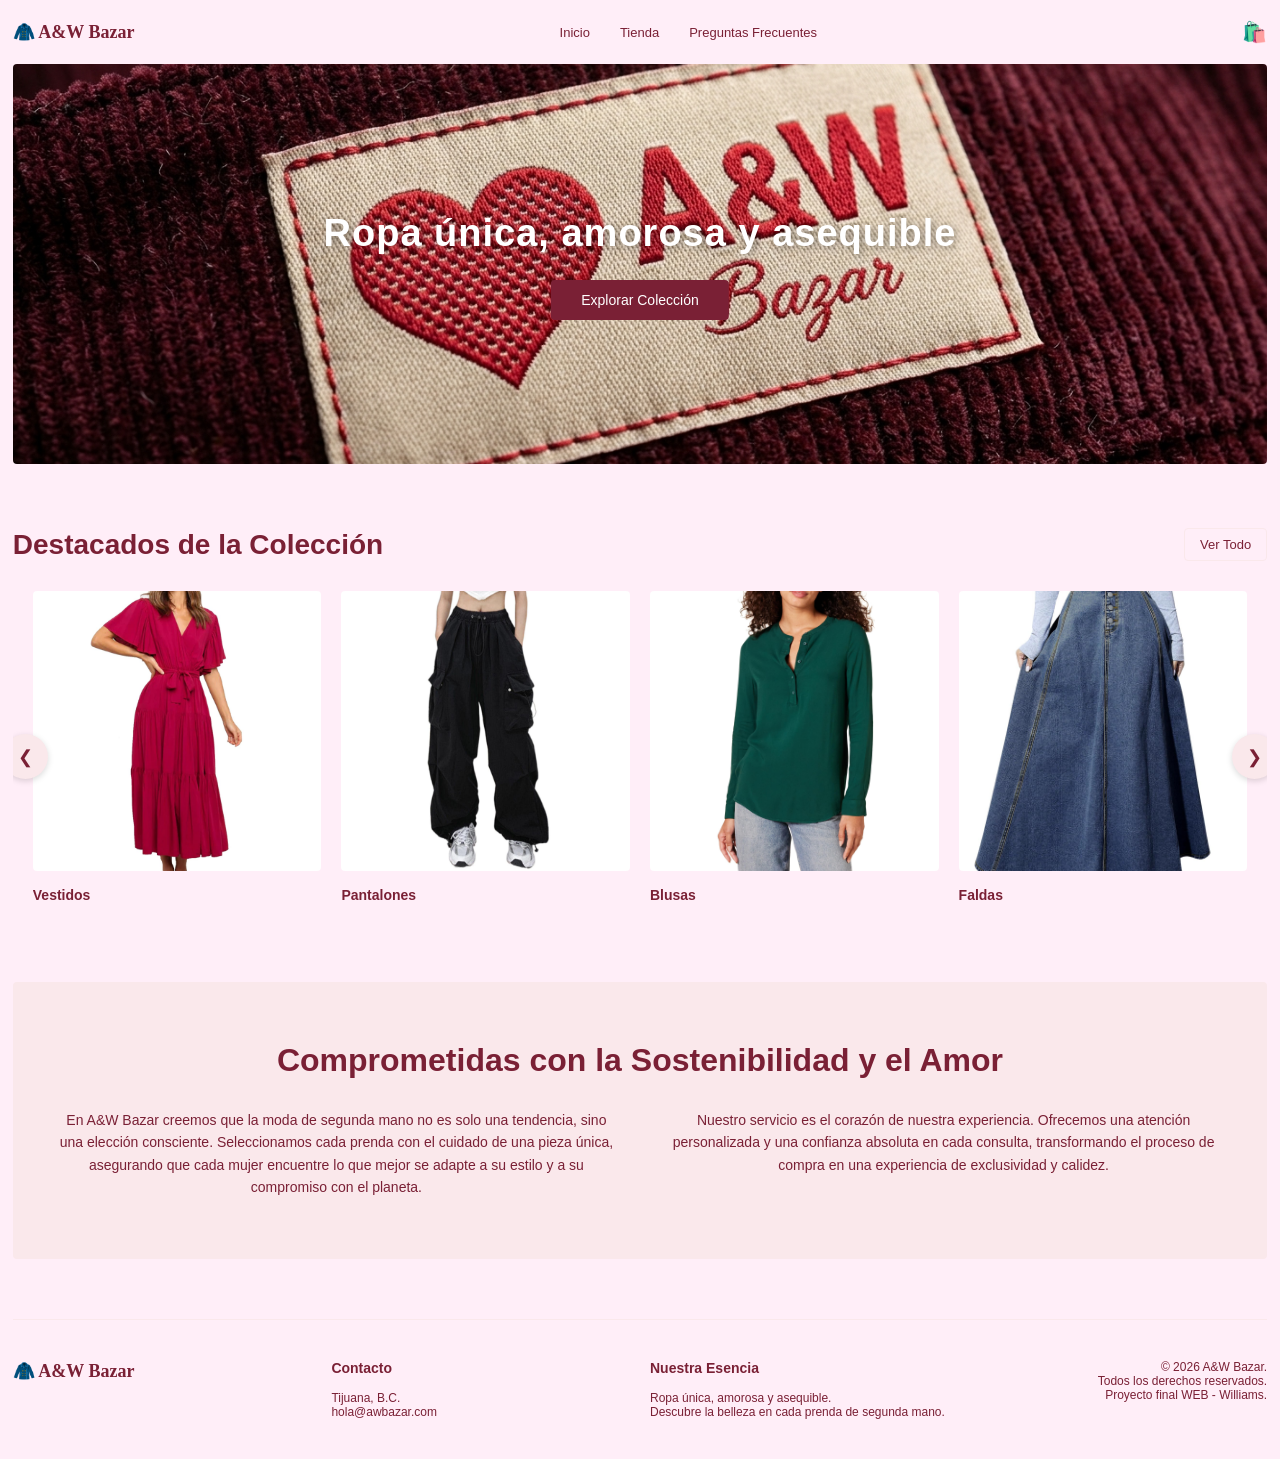
<file: index.html>
<!DOCTYPE html>
<html>
  <head>
   <meta charset="utf-8" />
   <title>A&W Tienda de Ropa</title>
   <link rel="stylesheet" href="estilos.css" />
  </head>

  <body>
    <div id="container">

      <header class="header-moderno">
        <div class="logo-nav">
          <a href="index.html" style="text-decoration: none; color: #7a2035; font-size: 18px; font-weight: bold; font-family: 'Playfair Display', serif;">
            🧥 A&W Bazar
          </a>
        </div>
        <nav class="menu-central">
          <ul>
            <li><a href="index.html">Inicio</a></li>
            <li><a href="vestidos.html">Tienda</a></li>
            <li><a href="contacto.html">Preguntas Frecuentes</a></li>
          </ul>
        </nav>
        <div class="iconos-nav">
          <a href="javascript:void(0)" onclick="abrirCarrito()" style="text-decoration: none; font-size: 20px; color: #7a2035;">
            🛍️
          </a>
        </div>
      </header>

      <div class="clearfix"></div>

      <section id="content">

        <div class="hero-section" style="position: relative; margin-bottom: 60px; text-align: center;">
          <img src="img/banner3.png" alt="A&W Bazar" style="width: 100%; height: 400px; object-fit: cover; border-radius: 4px;">
          <div style="position: absolute; top: 50%; left: 50%; transform: translate(-50%, -50%); width: 100%; padding: 0 20px;">
            <h2 style="color: white; font-size: 38px; text-shadow: 2px 2px 8px rgba(0,0,0,0.4); margin-bottom: 25px; font-weight: bold; letter-spacing: 1px;">Ropa única, amorosa y asequible</h2>
            <a href="vestidos.html" class="btn-comprar" style="display: inline-block; width: auto; padding: 12px 30px; text-decoration: none;">Explorar Colección</a>
          </div>
        </div>

        <div style="display: flex; justify-content: space-between; align-items: center; margin-bottom: 30px;">
          <h3 class="titulo-seccion" style="margin-bottom: 0;">Destacados de la Colección</h3>
          <a href="vestidos.html" style="color: #7a2035; text-decoration: none; border: 1px solid #fae8eb; padding: 8px 15px; font-size: 13px; border-radius: 4px;">Ver Todo</a>
        </div>

        <div class="carrusel-wrapper" style="position: relative; padding: 0 20px; margin-bottom: 60px;">
          
          <button class="btn-carrusel prev" onclick="moverCarrusel(-1)">&#10094;</button>

          <div class="carrusel-contenedor" id="carrusel-inicio">
            
            <a href="vestidos.html" class="categoria-item">
              <img src="img/vestidos.jpg" alt="Vestidos">
              <h4>Vestidos</h4>
            </a>
            
            <a href="pantalones.html" class="categoria-item">
              <img src="img/pantalones.jpg" alt="Pantalones">
              <h4>Pantalones</h4>
            </a>
            
            <a href="blusas.html" class="categoria-item">
              <img src="img/blusas.jpg" alt="Blusas">
              <h4>Blusas</h4>
            </a>
            
            <a href="faldas.html" class="categoria-item">
              <img src="img/faldas.jpg" alt="Faldas">
              <h4>Faldas</h4>
            </a>
            
            <a href="chamarras.html" class="categoria-item">
              <img src="img/shorts.jpg" alt="Chamarras">
              <h4>Chamarras</h4>
            </a>
            
            <a href="accesorios.html" class="categoria-item">
              <img src="img/accesorios.jpg" alt="Accesorios">
              <h4>Accesorios</h4>
            </a>

          </div>

          <button class="btn-carrusel next" onclick="moverCarrusel(1)">&#10095;</button>
          
        </div>

      </section>

      <div class="sostenibilidad-container">
        <h2>Comprometidas con la Sostenibilidad y el Amor</h2>
        <div class="sostenibilidad-textos">
          <p>En A&W Bazar creemos que la moda de segunda mano no es solo una tendencia, sino una elección consciente. Seleccionamos cada prenda con el cuidado de una pieza única, asegurando que cada mujer encuentre lo que mejor se adapte a su estilo y a su compromiso con el planeta.</p>
          <p>Nuestro servicio es el corazón de nuestra experiencia. Ofrecemos una atención personalizada y una confianza absoluta en cada consulta, transformando el proceso de compra en una experiencia de exclusividad y calidez.</p>
        </div>
      </div>

      <footer class="footer-moderno">
        <div class="footer-col" style="font-size: 18px; font-weight: bold; font-family: 'Playfair Display', serif;">
          🧥 A&W Bazar
        </div>
        <div class="footer-col">
          <h4>Contacto</h4>
          <p>Tijuana, B.C.</p>
          <p>hola@awbazar.com</p>
        </div>
        <div class="footer-col">
          <h4>Nuestra Esencia</h4>
          <p>Ropa única, amorosa y asequible.<br>Descubre la belleza en cada prenda de segunda mano.</p>
        </div>
        <div class="footer-col" style="text-align: right;">
          <p>&copy; 2026 A&W Bazar.<br>Todos los derechos reservados.<br>Proyecto final WEB - Williams.</p>
        </div>
      </footer>

    </div> <div id="fondo-oscuro" class="fondo-oscuro" onclick="cerrarCarrito()"></div>

    <div id="carrito-lateral">
      <button class="btn-cerrar-carrito" onclick="cerrarCarrito()">✖</button>
      <h2 style="font-size: 24px; margin-bottom: 20px; color: #7a2035; text-align: center; font-weight: bold;">Tu Carrito</h2>
      <ul id="lista-carrito" style="list-style: none; margin: 0 auto 20px auto; text-align: left; font-size: 14px; color: #7a2035;">
        <li>El carrito está vacío</li>
      </ul>
      <p style="font-size: 18px; margin-bottom: 20px; color: #7a2035; text-align: center;">
        <strong>Total: $<span id="total-carrito">0</span> MXN</strong>
      </p>
      <button onclick="vaciarCarrito()" style="background: transparent; border: 1px solid #7a2035; color: #7a2035; padding: 10px 20px; cursor: pointer; text-transform: uppercase; font-size: 12px; font-weight: bold; width: 100%;">
        Vaciar Carrito
      </button>
    </div>

    <a id="btn-whatsapp" href="#" target="_blank" style="display:none; position:fixed; bottom:30px; right:30px; background:#25D366; color:white; padding:15px 25px; text-decoration:none; border-radius:50px; font-weight:bold; font-family:Arial; box-shadow: 0px 4px 10px rgba(0,0,0,0.2); transition: transform 0.3s; z-index: 1000;">
      🛒 Pagar Pedido
    </a>

    <script>
      let carrito = JSON.parse(localStorage.getItem('miCarritoAW')) || [];
      let total = parseFloat(localStorage.getItem('miTotalAW')) || 0;
      let miNumeroDeWhatsApp = "526641811247";

      function inicializarPagina() {
          actualizarCarritoVisual();
          if(carrito.length > 0) {
              prepararWhatsApp();
          }
      }

      function agregarAlCarrito(nombrePrenda, precioPrenda) {
          carrito.push({ nombre: nombrePrenda, precio: precioPrenda });
          total = total + precioPrenda;

          localStorage.setItem('miCarritoAW', JSON.stringify(carrito));
          localStorage.setItem('miTotalAW', total);

          actualizarCarritoVisual();
          prepararWhatsApp();
          abrirCarrito();
      }

      function actualizarCarritoVisual() {
          let listaHTML = document.getElementById("lista-carrito");
          let totalHTML = document.getElementById("total-carrito");

          if (!listaHTML || !totalHTML) return;

          listaHTML.innerHTML = "";

          if (carrito.length === 0) {
              listaHTML.innerHTML = "<li>El carrito está vacío</li>";
          } else {
              for (let i = 0; i < carrito.length; i++) {
                  let item = carrito[i];
                  listaHTML.innerHTML += "<li style='display: flex; justify-content: space-between; margin-bottom: 8px; border-bottom: 1px dashed #c97a8e; padding-bottom: 4px;'>" +
                                         "<span>" + item.nombre + "</span>" +
                                         "<span>$" + item.precio + "</span>" +
                                         "</li>";
              }
          }
          totalHTML.innerText = total;
      }

      function vaciarCarrito() {
          carrito = [];
          total = 0;

          localStorage.removeItem('miCarritoAW');
          localStorage.removeItem('miTotalAW');

          actualizarCarritoVisual();
          document.getElementById("btn-whatsapp").style.display = "none";
      }

      function prepararWhatsApp() {
          let textoMensaje = "Hola A&W, me gustaría pedir lo siguiente:\n\n";
          for (let i = 0; i < carrito.length; i++) {
              let item = carrito[i];
              textoMensaje += "- " + item.nombre + " ($" + item.precio + ")\n";
          }
          textoMensaje += "\n*Total estimado: $" + total + " MXN*";

          let textoCodificado = encodeURIComponent(textoMensaje);
          let enlaceFinal = "https://wa.me/" + miNumeroDeWhatsApp + "?text=" + textoCodificado;

          let botonWpp = document.getElementById("btn-whatsapp");
          if(botonWpp) {
              botonWpp.href = enlaceFinal;
              botonWpp.style.display = "block";
          }
      }

      function abrirCarrito() {
          document.getElementById("carrito-lateral").classList.add("abierto");
          document.getElementById("fondo-oscuro").classList.add("activo");
      }

      function cerrarCarrito() {
          document.getElementById("carrito-lateral").classList.remove("abierto");
          document.getElementById("fondo-oscuro").classList.remove("activo");
      }
	// Mueve el carrusel calculando el ancho exacto
      function moverCarrusel(direccion) {
          let carrusel = document.getElementById("carrusel-inicio");
          if(carrusel) {
              // Tomamos la medida exacta de la primera tarjeta en esa pantalla
              let tarjeta = carrusel.querySelector('.categoria-item');
              
              // Sumamos el ancho de la tarjeta más los 20px de separación (gap)
              let distancia = (tarjeta.offsetWidth + 20) * direccion; 
              
              carrusel.scrollBy({ left: distancia, behavior: 'smooth' });
          }
      }

      inicializarPagina();
    </script>
  </body>
</html>
</file>
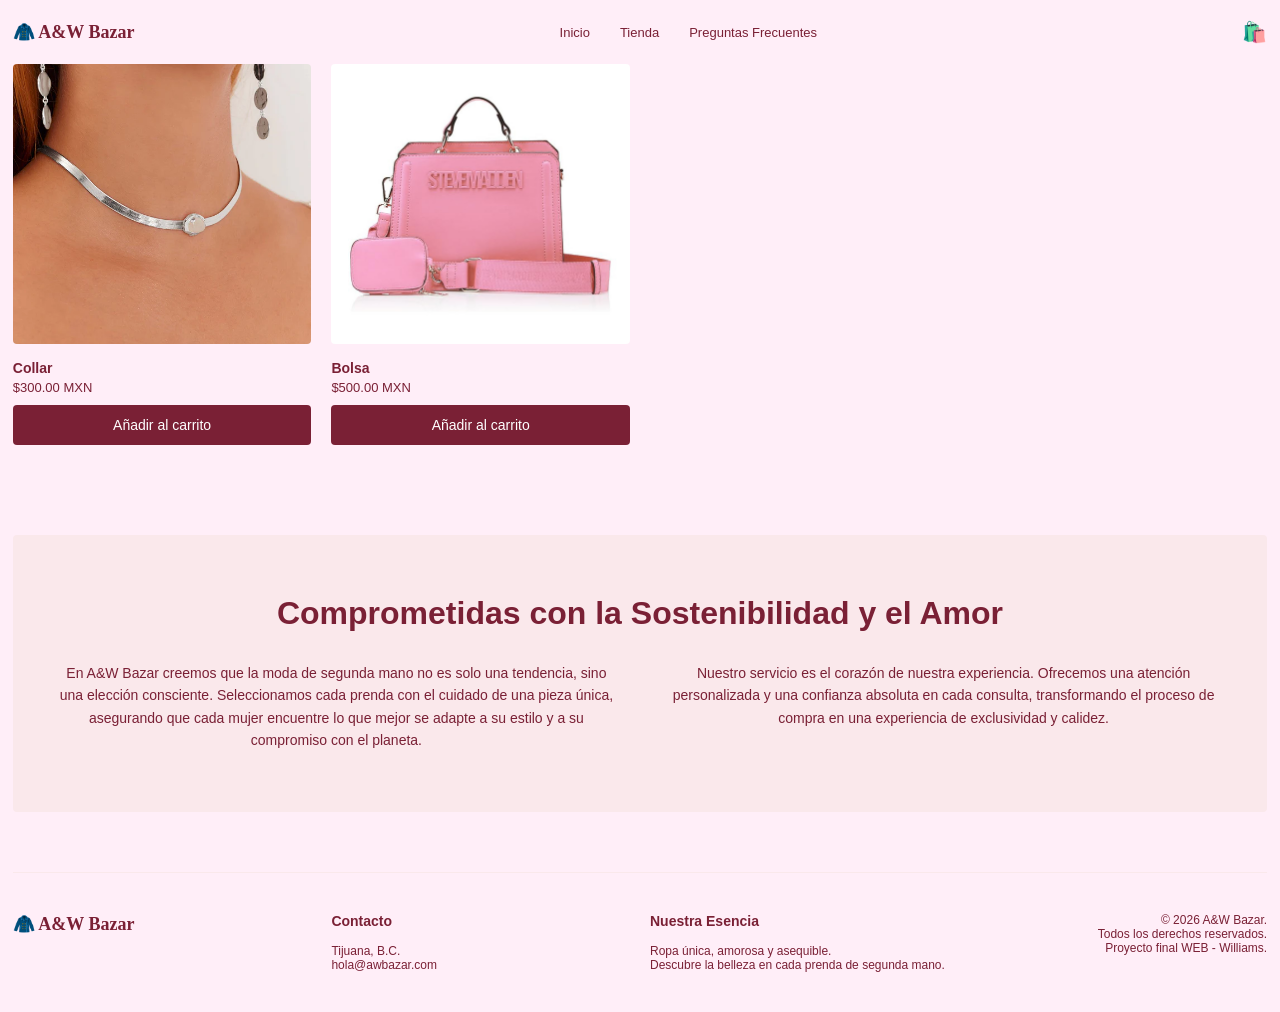
<file: accesorios.html>
<!DOCTYPE html>
<html>
<head>
  <meta charset="utf-8" />
  <title>A&W - Accesorios</title>
  <link rel="stylesheet" href="estilos.css" />
</head>

<body>
    <div id="container">

      <header class="header-moderno">
        <div class="logo-nav">
          <a href="index.html" style="text-decoration: none; color: #7a2035; font-size: 18px; font-weight: bold; font-family: 'Playfair Display', serif;">
            🧥 A&W Bazar
          </a>
        </div>
        <nav class="menu-central">
          <ul>
            <li><a href="index.html">Inicio</a></li>
            <li><a href="vestidos.html">Tienda</a></li>
            <li><a href="contacto.html">Preguntas Frecuentes</a></li>
          </ul>
        </nav>
        <div class="iconos-nav">
          <a href="javascript:void(0)" onclick="abrirCarrito()" style="text-decoration: none; font-size: 20px; color: #7a2035;">
            🛍️
          </a>
        </div>
      </header>

    <div class="clearfix"></div>

    <section id="content">
      <div class="productos-grid">

        <article class="articulo-producto">
          <img src="img/collar.jpg" alt="Collar" class="img-producto">
          <h2>Collar</h2>
          <p class="precio">$300.00 MXN</p>
          <button class="btn-comprar" onclick="agregarAlCarrito('Collar', 300)">Añadir al carrito</button>
        </article>

        <article class="articulo-producto">
          <img src="img/bolsarosa.jpg" alt="Bolsa" width="100" class="img-producto">
          <h2>Bolsa</h2>
          <p class="precio">$500.00 MXN</p>
          <button class="btn-comprar" onclick="agregarAlCarrito('Bolsa', 500)">Añadir al carrito</button>
        </article>

        </div>
    </section>

   <div class="sostenibilidad-container">
        <h2>Comprometidas con la Sostenibilidad y el Amor</h2>
        <div class="sostenibilidad-textos">
          <p>En A&W Bazar creemos que la moda de segunda mano no es solo una tendencia, sino una elección consciente. Seleccionamos cada prenda con el cuidado de una pieza única, asegurando que cada mujer encuentre lo que mejor se adapte a su estilo y a su compromiso con el planeta.</p>
          <p>Nuestro servicio es el corazón de nuestra experiencia. Ofrecemos una atención personalizada y una confianza absoluta en cada consulta, transformando el proceso de compra en una experiencia de exclusividad y calidez.</p>
        </div>
      </div>

      <footer class="footer-moderno">
        
        <div class="footer-col" style="font-size: 18px; font-weight: bold; font-family: 'Playfair Display', serif;">
          🧥 A&W Bazar
        </div>
        
        <div class="footer-col">
          <h4>Contacto</h4>
          <p>Tijuana, B.C.</p>
          <p>hola@awbazar.com</p>
        </div>
        
        <div class="footer-col">
          <h4>Nuestra Esencia</h4>
          <p>Ropa única, amorosa y asequible.<br>Descubre la belleza en cada prenda de segunda mano.</p>
        </div>
        
        <div class="footer-col" style="text-align: right;">
          <p>&copy; 2026 A&W Bazar.<br>Todos los derechos reservados.<br>Proyecto final WEB - Williams.</p>
        </div>
        
      </footer>

    </div> <div id="fondo-oscuro" class="fondo-oscuro" onclick="cerrarCarrito()"></div>

    <div id="carrito-lateral">
      <button class="btn-cerrar-carrito" onclick="cerrarCarrito()">✖</button>
      <h2 style="font-size: 24px; margin-bottom: 20px; color: #7a2035; text-align: center; font-weight: bold;">Tu Carrito</h2>

      <ul id="lista-carrito" style="list-style: none; margin: 0 auto 20px auto; text-align: left; font-size: 14px; color: #7a2035;">
        <li>El carrito está vacío</li>
      </ul>

      <p style="font-size: 18px; margin-bottom: 20px; color: #7a2035; text-align: center;">
        <strong>Total: $<span id="total-carrito">0</span> MXN</strong>
      </p>

      <button onclick="vaciarCarrito()" style="background: transparent; border: 1px solid #7a2035; color: #7a2035; padding: 10px 20px; cursor: pointer; text-transform: uppercase; font-size: 12px; font-weight: bold; width: 100%;">
        Vaciar Carrito
      </button>
    </div>

    <a id="btn-whatsapp" href="#" target="_blank" style="display:none; position:fixed; bottom:30px; right:30px; background:#25D366; color:white; padding:15px 25px; text-decoration:none; border-radius:50px; font-weight:bold; font-family:Arial; box-shadow: 0px 4px 10px rgba(0,0,0,0.2); transition: transform 0.3s; z-index: 1000;">
      🛒 Pagar Pedido
    </a>

    <script>
      let carrito = JSON.parse(localStorage.getItem('miCarritoAW')) || [];
      let total = parseFloat(localStorage.getItem('miTotalAW')) || 0;
      let miNumeroDeWhatsApp = "526641811247";

      function inicializarPagina() {
          actualizarCarritoVisual();
          if(carrito.length > 0) {
              prepararWhatsApp();
          }
      }

      function agregarAlCarrito(nombrePrenda, precioPrenda) {
          carrito.push({ nombre: nombrePrenda, precio: precioPrenda });
          total = total + precioPrenda;

          localStorage.setItem('miCarritoAW', JSON.stringify(carrito));
          localStorage.setItem('miTotalAW', total);

          actualizarCarritoVisual();
          prepararWhatsApp();
          abrirCarrito();
      }

      function actualizarCarritoVisual() {
          let listaHTML = document.getElementById("lista-carrito");
          let totalHTML = document.getElementById("total-carrito");

          if (!listaHTML || !totalHTML) return;

          listaHTML.innerHTML = "";

          if (carrito.length === 0) {
              listaHTML.innerHTML = "<li>El carrito está vacío</li>";
          } else {
              for (let i = 0; i < carrito.length; i++) {
                  let item = carrito[i];
                  listaHTML.innerHTML += "<li style='display: flex; justify-content: space-between; margin-bottom: 8px; border-bottom: 1px dashed #c97a8e; padding-bottom: 4px;'>" +
                                         "<span>" + item.nombre + "</span>" +
                                         "<span>$" + item.precio + "</span>" +
                                         "</li>";
              }
          }
          totalHTML.innerText = total;
      }

      function vaciarCarrito() {
          carrito = [];
          total = 0;

          localStorage.removeItem('miCarritoAW');
          localStorage.removeItem('miTotalAW');

          actualizarCarritoVisual();
          document.getElementById("btn-whatsapp").style.display = "none";
      }

      function prepararWhatsApp() {
          let textoMensaje = "Hola A&W, me gustaría pedir lo siguiente:\n\n";
          for (let i = 0; i < carrito.length; i++) {
              let item = carrito[i];
              textoMensaje += "- " + item.nombre + " ($" + item.precio + ")\n";
          }
          textoMensaje += "\n*Total estimado: $" + total + " MXN*";

          let textoCodificado = encodeURIComponent(textoMensaje);
          let enlaceFinal = "https://wa.me/" + miNumeroDeWhatsApp + "?text=" + textoCodificado;

          let botonWpp = document.getElementById("btn-whatsapp");
          if(botonWpp) {
              botonWpp.href = enlaceFinal;
              botonWpp.style.display = "block";
          }
      }

      function abrirCarrito() {
          document.getElementById("carrito-lateral").classList.add("abierto");
          document.getElementById("fondo-oscuro").classList.add("activo");
      }

      function cerrarCarrito() {
          document.getElementById("carrito-lateral").classList.remove("abierto");
          document.getElementById("fondo-oscuro").classList.remove("activo");
      }

      inicializarPagina();
    </script>
  </body>
</html>
</file>
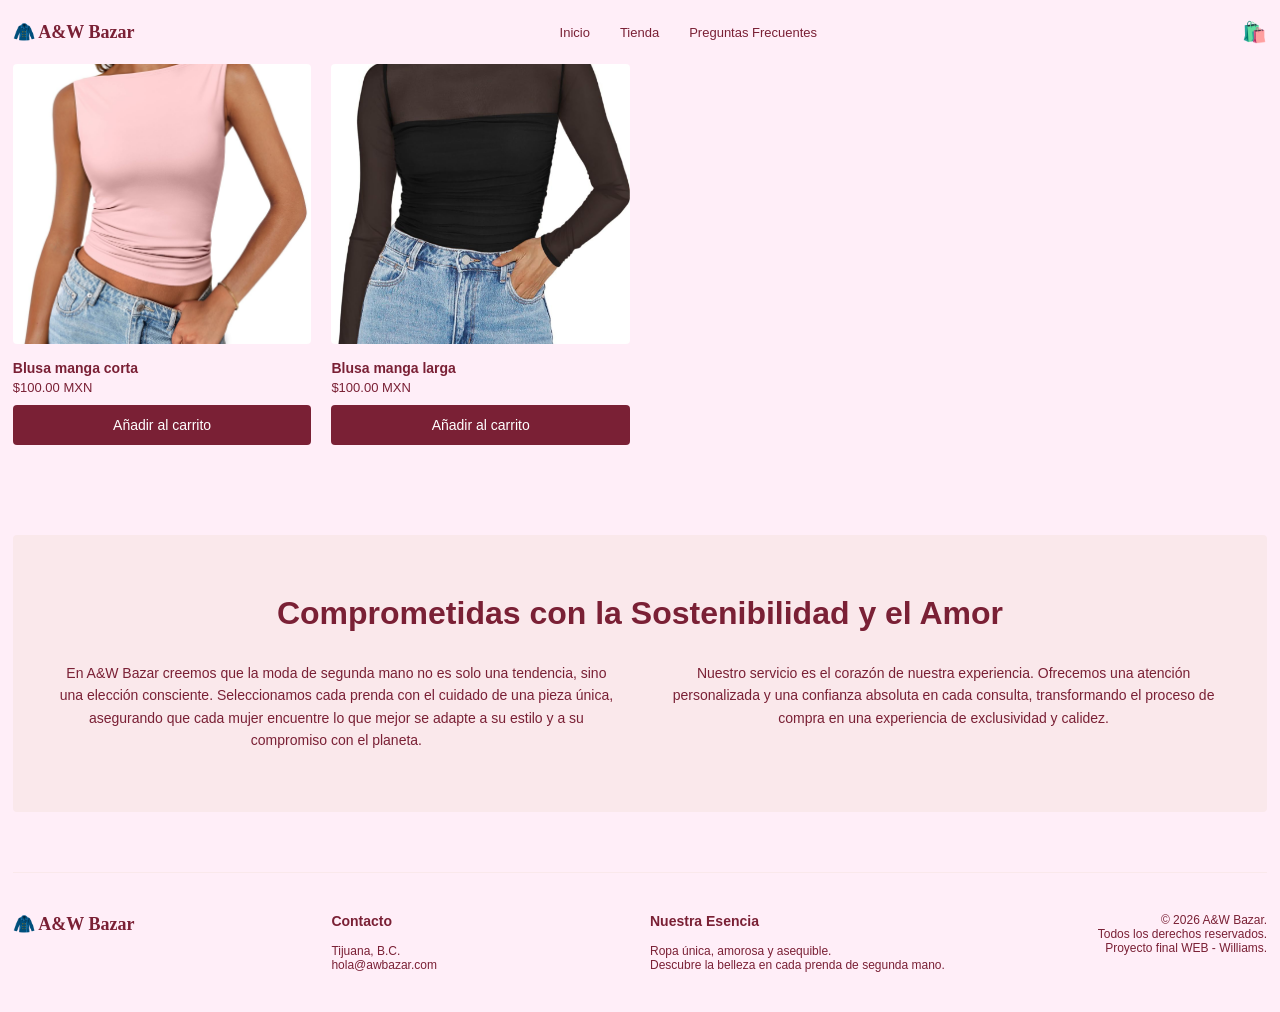
<file: blusas.html>
<!DOCTYPE html>
<html>
<head>
  <meta charset="utf-8" />
  <title>A&W - Blusas</title>
  <link rel="stylesheet" href="estilos.css" />
</head>

<body>
    <div id="container">

      <header class="header-moderno">
        <div class="logo-nav">
          <a href="index.html" style="text-decoration: none; color: #7a2035; font-size: 18px; font-weight: bold; font-family: 'Playfair Display', serif;">
            🧥 A&W Bazar
          </a>
        </div>
        <nav class="menu-central">
          <ul>
            <li><a href="index.html">Inicio</a></li>
            <li><a href="vestidos.html">Tienda</a></li>
            <li><a href="contacto.html">Preguntas Frecuentes</a></li>
          </ul>
        </nav>
        <div class="iconos-nav">
          <a href="javascript:void(0)" onclick="abrirCarrito()" style="text-decoration: none; font-size: 20px; color: #7a2035;">
            🛍️
          </a>
        </div>
      </header>

	
    <div class="clearfix"></div>

    <section id="content">
      <div class="productos-grid">

        <article class="articulo-producto">
          <img src="img/blusamangacorta.jpg" alt="Blusa manga corta" class="img-producto">
          <h2>Blusa manga corta</h2>
          <p class="precio">$100.00 MXN</p>
          <button class="btn-comprar" onclick="agregarAlCarrito('Blusa manga corta', 100)">Añadir al carrito</button>
        </article>

        <article class="articulo-producto">
          <img src="img/blusamangalarga.jpg" alt="Blusa manga larga" class="img-producto">
          <h2>Blusa manga larga</h2>
          <p class="precio">$100.00 MXN</p>
          <button class="btn-comprar" onclick="agregarAlCarrito('Blusa manga larga', 100)">Añadir al carrito</button>
        </article>

        </div>
    </section>

    <div class="sostenibilidad-container">
        <h2>Comprometidas con la Sostenibilidad y el Amor</h2>
        <div class="sostenibilidad-textos">
          <p>En A&W Bazar creemos que la moda de segunda mano no es solo una tendencia, sino una elección consciente. Seleccionamos cada prenda con el cuidado de una pieza única, asegurando que cada mujer encuentre lo que mejor se adapte a su estilo y a su compromiso con el planeta.</p>
          <p>Nuestro servicio es el corazón de nuestra experiencia. Ofrecemos una atención personalizada y una confianza absoluta en cada consulta, transformando el proceso de compra en una experiencia de exclusividad y calidez.</p>
        </div>
      </div>

      <footer class="footer-moderno">
        
        <div class="footer-col" style="font-size: 18px; font-weight: bold; font-family: 'Playfair Display', serif;">
          🧥 A&W Bazar
        </div>
        
        <div class="footer-col">
          <h4>Contacto</h4>
          <p>Tijuana, B.C.</p>
          <p>hola@awbazar.com</p>
        </div>
        
        <div class="footer-col">
          <h4>Nuestra Esencia</h4>
          <p>Ropa única, amorosa y asequible.<br>Descubre la belleza en cada prenda de segunda mano.</p>
        </div>
        
        <div class="footer-col" style="text-align: right;">
          <p>&copy; 2026 A&W Bazar.<br>Todos los derechos reservados.<br>Proyecto final WEB - Williams.</p>
        </div>
        
      </footer>

    </div> <div id="fondo-oscuro" class="fondo-oscuro" onclick="cerrarCarrito()"></div>

    <div id="carrito-lateral">
      <button class="btn-cerrar-carrito" onclick="cerrarCarrito()">✖</button>
      <h2 style="font-size: 24px; margin-bottom: 20px; color: #7a2035; text-align: center; font-weight: bold;">Tu Carrito</h2>

      <ul id="lista-carrito" style="list-style: none; margin: 0 auto 20px auto; text-align: left; font-size: 14px; color: #7a2035;">
        <li>El carrito está vacío</li>
      </ul>

      <p style="font-size: 18px; margin-bottom: 20px; color: #7a2035; text-align: center;">
        <strong>Total: $<span id="total-carrito">0</span> MXN</strong>
      </p>

      <button onclick="vaciarCarrito()" style="background: transparent; border: 1px solid #7a2035; color: #7a2035; padding: 10px 20px; cursor: pointer; text-transform: uppercase; font-size: 12px; font-weight: bold; width: 100%;">
        Vaciar Carrito
      </button>
    </div>

    <a id="btn-whatsapp" href="#" target="_blank" style="display:none; position:fixed; bottom:30px; right:30px; background:#25D366; color:white; padding:15px 25px; text-decoration:none; border-radius:50px; font-weight:bold; font-family:Arial; box-shadow: 0px 4px 10px rgba(0,0,0,0.2); transition: transform 0.3s; z-index: 1000;">
      🛒 Pagar Pedido
    </a>

    <script>
      let carrito = JSON.parse(localStorage.getItem('miCarritoAW')) || [];
      let total = parseFloat(localStorage.getItem('miTotalAW')) || 0;
      let miNumeroDeWhatsApp = "526641811247";

      function inicializarPagina() {
          actualizarCarritoVisual();
          if(carrito.length > 0) {
              prepararWhatsApp();
          }
      }

      function agregarAlCarrito(nombrePrenda, precioPrenda) {
          carrito.push({ nombre: nombrePrenda, precio: precioPrenda });
          total = total + precioPrenda;

          localStorage.setItem('miCarritoAW', JSON.stringify(carrito));
          localStorage.setItem('miTotalAW', total);

          actualizarCarritoVisual();
          prepararWhatsApp();
          abrirCarrito();
      }

      function actualizarCarritoVisual() {
          let listaHTML = document.getElementById("lista-carrito");
          let totalHTML = document.getElementById("total-carrito");

          if (!listaHTML || !totalHTML) return;

          listaHTML.innerHTML = "";

          if (carrito.length === 0) {
              listaHTML.innerHTML = "<li>El carrito está vacío</li>";
          } else {
              for (let i = 0; i < carrito.length; i++) {
                  let item = carrito[i];
                  listaHTML.innerHTML += "<li style='display: flex; justify-content: space-between; margin-bottom: 8px; border-bottom: 1px dashed #c97a8e; padding-bottom: 4px;'>" +
                                         "<span>" + item.nombre + "</span>" +
                                         "<span>$" + item.precio + "</span>" +
                                         "</li>";
              }
          }
          totalHTML.innerText = total;
      }

      function vaciarCarrito() {
          carrito = [];
          total = 0;

          localStorage.removeItem('miCarritoAW');
          localStorage.removeItem('miTotalAW');

          actualizarCarritoVisual();
          document.getElementById("btn-whatsapp").style.display = "none";
      }

      function prepararWhatsApp() {
          let textoMensaje = "Hola A&W, me gustaría pedir lo siguiente:\n\n";
          for (let i = 0; i < carrito.length; i++) {
              let item = carrito[i];
              textoMensaje += "- " + item.nombre + " ($" + item.precio + ")\n";
          }
          textoMensaje += "\n*Total estimado: $" + total + " MXN*";

          let textoCodificado = encodeURIComponent(textoMensaje);
          let enlaceFinal = "https://wa.me/" + miNumeroDeWhatsApp + "?text=" + textoCodificado;

          let botonWpp = document.getElementById("btn-whatsapp");
          if(botonWpp) {
              botonWpp.href = enlaceFinal;
              botonWpp.style.display = "block";
          }
      }

      function abrirCarrito() {
          document.getElementById("carrito-lateral").classList.add("abierto");
          document.getElementById("fondo-oscuro").classList.add("activo");
      }

      function cerrarCarrito() {
          document.getElementById("carrito-lateral").classList.remove("abierto");
          document.getElementById("fondo-oscuro").classList.remove("activo");
      }

      inicializarPagina();
    </script>
  </body>
</html>
</file>
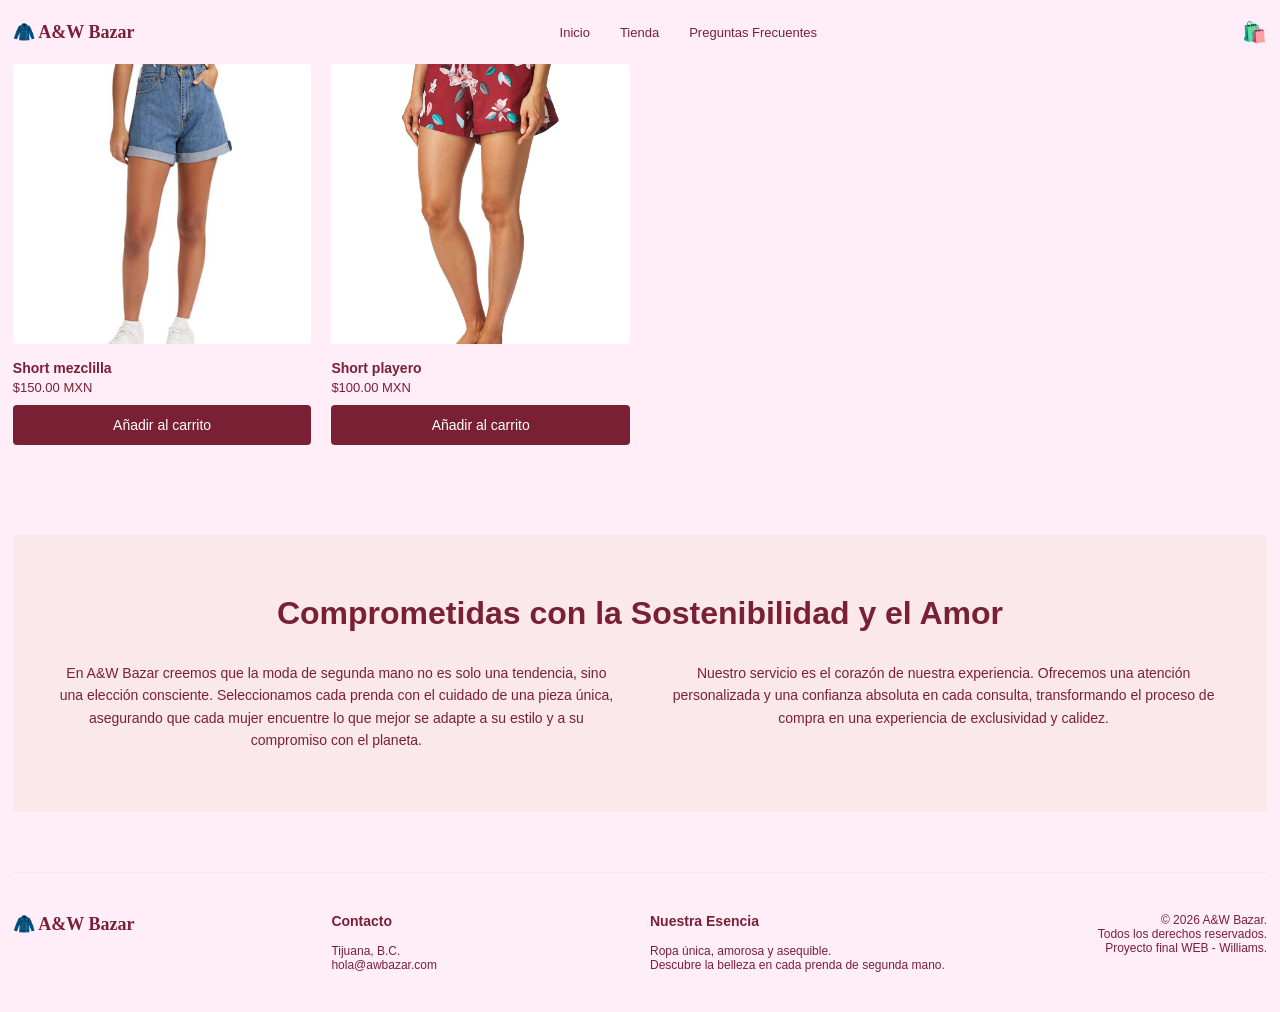
<file: chamarras.html>
<!DOCTYPE html>
<html>
<head>
  <meta charset="utf-8" />
  <title>A&W - Chamarras</title>
  <link rel="stylesheet" href="estilos.css" />
</head>

<body>
    <div id="container">

      <header class="header-moderno">
        <div class="logo-nav">
          <a href="index.html" style="text-decoration: none; color: #7a2035; font-size: 18px; font-weight: bold; font-family: 'Playfair Display', serif;">
            🧥 A&W Bazar
          </a>
        </div>
        <nav class="menu-central">
          <ul>
            <li><a href="index.html">Inicio</a></li>
            <li><a href="vestidos.html">Tienda</a></li>
            <li><a href="contacto.html">Preguntas Frecuentes</a></li>
          </ul>
        </nav>
        <div class="iconos-nav">
          <a href="javascript:void(0)" onclick="abrirCarrito()" style="text-decoration: none; font-size: 20px; color: #7a2035;">
            🛍️
          </a>
        </div>
      </header>

    <div class="clearfix"></div>

    <section id="content">
      <div class="productos-grid">

        <article class="articulo-producto">
          <img src="img/shortmezclilla.jpg" alt="Short mezclilla" class="img-producto">
          <h2>Short mezclilla</h2>
          <p class="precio">$150.00 MXN</p>
          <button class="btn-comprar" onclick="agregarAlCarrito('Short mezclilla', 150)">Añadir al carrito</button>
        </article>

        <article class="articulo-producto">
          <img src="img/shortplayero.jpg" alt="Short playero" class="img-producto">
          <h2>Short playero</h2>
          <p class="precio">$100.00 MXN</p>
          <button class="btn-comprar" onclick="agregarAlCarrito('Short playero', 100)">Añadir al carrito</button>
        </article>

        </div>
    </section>

  <div class="sostenibilidad-container">
        <h2>Comprometidas con la Sostenibilidad y el Amor</h2>
        <div class="sostenibilidad-textos">
          <p>En A&W Bazar creemos que la moda de segunda mano no es solo una tendencia, sino una elección consciente. Seleccionamos cada prenda con el cuidado de una pieza única, asegurando que cada mujer encuentre lo que mejor se adapte a su estilo y a su compromiso con el planeta.</p>
          <p>Nuestro servicio es el corazón de nuestra experiencia. Ofrecemos una atención personalizada y una confianza absoluta en cada consulta, transformando el proceso de compra en una experiencia de exclusividad y calidez.</p>
        </div>
      </div>

      <footer class="footer-moderno">
        
        <div class="footer-col" style="font-size: 18px; font-weight: bold; font-family: 'Playfair Display', serif;">
          🧥 A&W Bazar
        </div>
        
        <div class="footer-col">
          <h4>Contacto</h4>
          <p>Tijuana, B.C.</p>
          <p>hola@awbazar.com</p>
        </div>
        
        <div class="footer-col">
          <h4>Nuestra Esencia</h4>
          <p>Ropa única, amorosa y asequible.<br>Descubre la belleza en cada prenda de segunda mano.</p>
        </div>
        
        <div class="footer-col" style="text-align: right;">
          <p>&copy; 2026 A&W Bazar.<br>Todos los derechos reservados.<br>Proyecto final WEB - Williams.</p>
        </div>
        
      </footer>

    </div> <div id="fondo-oscuro" class="fondo-oscuro" onclick="cerrarCarrito()"></div>

    <div id="carrito-lateral">
      <button class="btn-cerrar-carrito" onclick="cerrarCarrito()">✖</button>
      <h2 style="font-size: 24px; margin-bottom: 20px; color: #7a2035; text-align: center; font-weight: bold;">Tu Carrito</h2>

      <ul id="lista-carrito" style="list-style: none; margin: 0 auto 20px auto; text-align: left; font-size: 14px; color: #7a2035;">
        <li>El carrito está vacío</li>
      </ul>

      <p style="font-size: 18px; margin-bottom: 20px; color: #7a2035; text-align: center;">
        <strong>Total: $<span id="total-carrito">0</span> MXN</strong>
      </p>

      <button onclick="vaciarCarrito()" style="background: transparent; border: 1px solid #7a2035; color: #7a2035; padding: 10px 20px; cursor: pointer; text-transform: uppercase; font-size: 12px; font-weight: bold; width: 100%;">
        Vaciar Carrito
      </button>
    </div>

    <a id="btn-whatsapp" href="#" target="_blank" style="display:none; position:fixed; bottom:30px; right:30px; background:#25D366; color:white; padding:15px 25px; text-decoration:none; border-radius:50px; font-weight:bold; font-family:Arial; box-shadow: 0px 4px 10px rgba(0,0,0,0.2); transition: transform 0.3s; z-index: 1000;">
      🛒 Pagar Pedido
    </a>

    <script>
      let carrito = JSON.parse(localStorage.getItem('miCarritoAW')) || [];
      let total = parseFloat(localStorage.getItem('miTotalAW')) || 0;
      let miNumeroDeWhatsApp = "526641811247";

      function inicializarPagina() {
          actualizarCarritoVisual();
          if(carrito.length > 0) {
              prepararWhatsApp();
          }
      }

      function agregarAlCarrito(nombrePrenda, precioPrenda) {
          carrito.push({ nombre: nombrePrenda, precio: precioPrenda });
          total = total + precioPrenda;

          localStorage.setItem('miCarritoAW', JSON.stringify(carrito));
          localStorage.setItem('miTotalAW', total);

          actualizarCarritoVisual();
          prepararWhatsApp();
          abrirCarrito();
      }

      function actualizarCarritoVisual() {
          let listaHTML = document.getElementById("lista-carrito");
          let totalHTML = document.getElementById("total-carrito");

          if (!listaHTML || !totalHTML) return;

          listaHTML.innerHTML = "";

          if (carrito.length === 0) {
              listaHTML.innerHTML = "<li>El carrito está vacío</li>";
          } else {
              for (let i = 0; i < carrito.length; i++) {
                  let item = carrito[i];
                  listaHTML.innerHTML += "<li style='display: flex; justify-content: space-between; margin-bottom: 8px; border-bottom: 1px dashed #c97a8e; padding-bottom: 4px;'>" +
                                         "<span>" + item.nombre + "</span>" +
                                         "<span>$" + item.precio + "</span>" +
                                         "</li>";
              }
          }
          totalHTML.innerText = total;
      }

      function vaciarCarrito() {
          carrito = [];
          total = 0;

          localStorage.removeItem('miCarritoAW');
          localStorage.removeItem('miTotalAW');

          actualizarCarritoVisual();
          document.getElementById("btn-whatsapp").style.display = "none";
      }

      function prepararWhatsApp() {
          let textoMensaje = "Hola A&W, me gustaría pedir lo siguiente:\n\n";
          for (let i = 0; i < carrito.length; i++) {
              let item = carrito[i];
              textoMensaje += "- " + item.nombre + " ($" + item.precio + ")\n";
          }
          textoMensaje += "\n*Total estimado: $" + total + " MXN*";

          let textoCodificado = encodeURIComponent(textoMensaje);
          let enlaceFinal = "https://wa.me/" + miNumeroDeWhatsApp + "?text=" + textoCodificado;

          let botonWpp = document.getElementById("btn-whatsapp");
          if(botonWpp) {
              botonWpp.href = enlaceFinal;
              botonWpp.style.display = "block";
          }
      }

      function abrirCarrito() {
          document.getElementById("carrito-lateral").classList.add("abierto");
          document.getElementById("fondo-oscuro").classList.add("activo");
      }

      function cerrarCarrito() {
          document.getElementById("carrito-lateral").classList.remove("abierto");
          document.getElementById("fondo-oscuro").classList.remove("activo");
      }

      inicializarPagina();
    </script>
  </body>
</html>
</file>
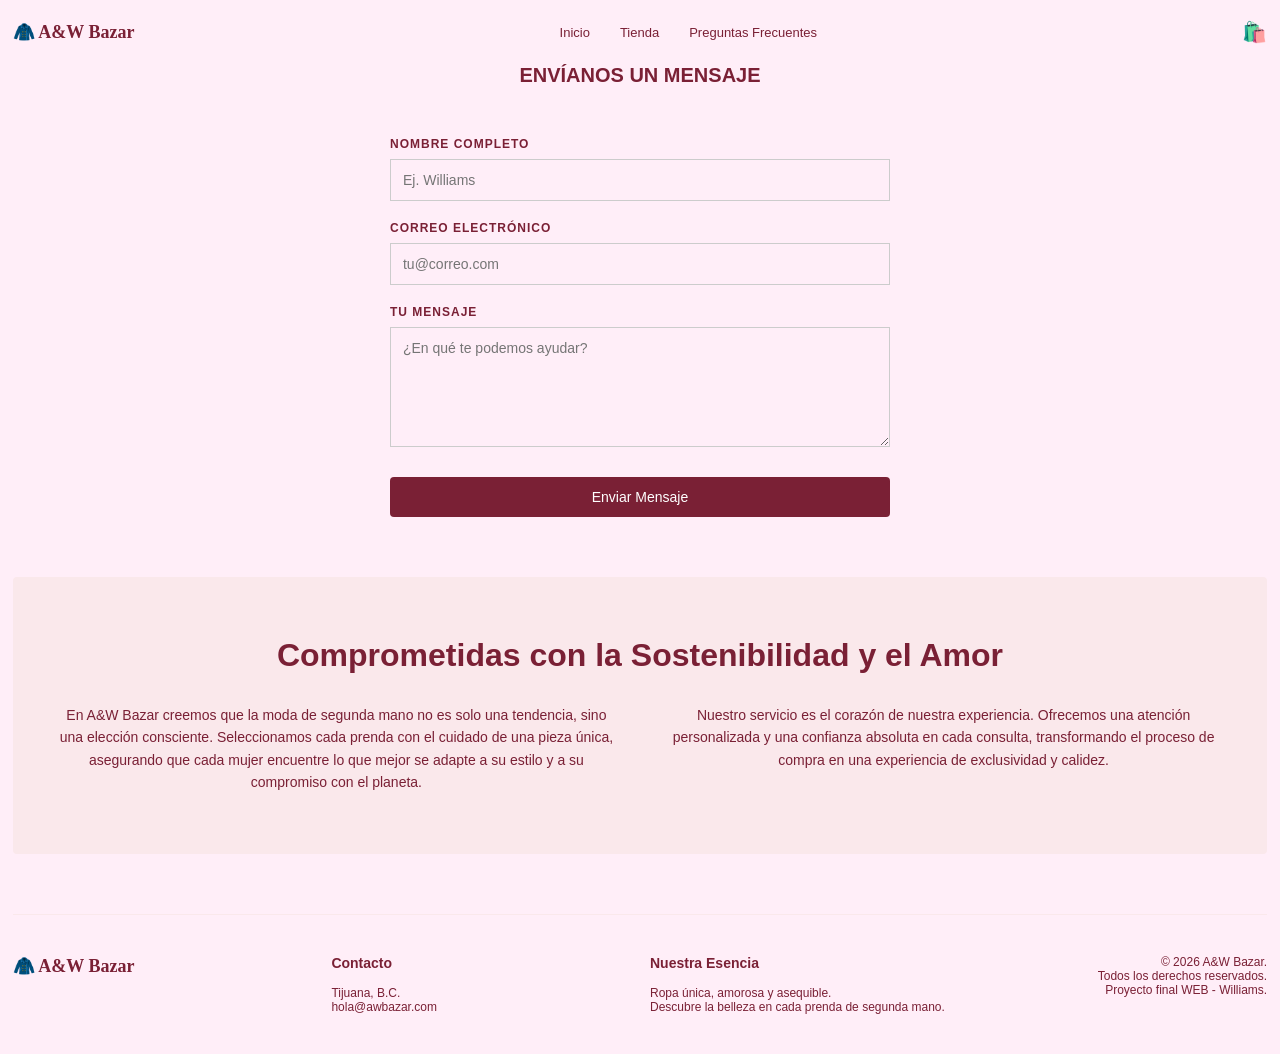
<file: contacto.html>
<!DOCTYPE html>
<html>
  <head>
   <meta charset="utf-8" />
   <title>A&W Tienda de Ropa</title>
   <link rel="stylesheet" href="estilos.css" />
  </head>
  
  <body>
	  
	<div id="container">

     <header class="header-moderno">
        
        <div class="logo-nav">
          <a href="index.html" style="text-decoration: none; color: #7a2035; font-size: 18px; font-weight: bold; font-family: 'Playfair Display', serif;">
            🧥 A&W Bazar
          </a>
        </div>
        
        <nav class="menu-central">
          <ul>
            <li><a href="index.html">Inicio</a></li>
            <li><a href="vestidos.html">Tienda</a></li>
            <li><a href="contacto.html">Preguntas Frecuentes</a></li>
          </ul>
        </nav>
        
       <div class="iconos-nav">
          <a href="javascript:void(0)" onclick="abrirCarrito()" style="text-decoration: none; font-size: 20px; color: #7a2035;">
            🛍️
          </a>
        </div>
        
      </header>
		
      <div class="clearfix"></div>
      
    <section id="content">
         <h2 style="text-align: center; margin-bottom: 30px; text-transform: uppercase; font-size: 20px;">Envíanos un mensaje</h2>
         
         <form class="formulario-contacto">
            <label for="nombre">Nombre completo</label>
            <input type="text" id="nombre" placeholder="Ej. Williams">

            <label for="correo">Correo electrónico</label>
            <input type="email" id="correo" placeholder="tu@correo.com">

            <label for="mensaje">Tu mensaje</label>
            <textarea id="mensaje" placeholder="¿En qué te podemos ayudar?"></textarea>

            <button type="submit" class="btn-comprar">Enviar Mensaje</button>
         </form>
     </section>
   <div class="sostenibilidad-container">
        <h2>Comprometidas con la Sostenibilidad y el Amor</h2>
        <div class="sostenibilidad-textos">
          <p>En A&W Bazar creemos que la moda de segunda mano no es solo una tendencia, sino una elección consciente. Seleccionamos cada prenda con el cuidado de una pieza única, asegurando que cada mujer encuentre lo que mejor se adapte a su estilo y a su compromiso con el planeta.</p>
          <p>Nuestro servicio es el corazón de nuestra experiencia. Ofrecemos una atención personalizada y una confianza absoluta en cada consulta, transformando el proceso de compra en una experiencia de exclusividad y calidez.</p>
        </div>
      </div>

      <footer class="footer-moderno">
        
        <div class="footer-col" style="font-size: 18px; font-weight: bold; font-family: 'Playfair Display', serif;">
          🧥 A&W Bazar
        </div>
        
        <div class="footer-col">
          <h4>Contacto</h4>
          <p>Tijuana, B.C.</p>
          <p>hola@awbazar.com</p>
        </div>
        
        <div class="footer-col">
          <h4>Nuestra Esencia</h4>
          <p>Ropa única, amorosa y asequible.<br>Descubre la belleza en cada prenda de segunda mano.</p>
        </div>
        
        <div class="footer-col" style="text-align: right;">
          <p>&copy; 2026 A&W Bazar.<br>Todos los derechos reservados.<br>Proyecto final WEB - Williams.</p>
        </div>
        
      </footer>

      <a id="btn-whatsapp" href="#" target="_blank" style="display:none; position:fixed; bottom:30px; right:30px; background:#25D366; color:white; padding:15px 25px; text-decoration:none; border-radius:50px; font-weight:bold; font-family:Arial; box-shadow: 0px 4px 10px rgba(0,0,0,0.2); transition: transform 0.3s;">
        🛒 Pagar Pedido
      </a>
	
    </div>
	  
	  <script>
      // 1. En lugar de empezar en 0, leemos la "libreta" (localStorage). 
      // JSON.parse traduce el texto guardado de vuelta a código que la página entienda.
      let carrito = JSON.parse(localStorage.getItem('miCarritoAW')) || [];
      let total = parseFloat(localStorage.getItem('miTotalAW')) || 0;
      
      let miNumeroDeWhatsApp = "526641811247"; 

      // 2. Esta función arranca solita cada vez que abres CUALQUIER página
      function inicializarPagina() {
          actualizarCarritoVisual();
          if(carrito.length > 0) {
              prepararWhatsApp(); // Si hay algo en la memoria, mostramos el botón
          }
      }

      function agregarAlCarrito(nombrePrenda, precioPrenda) {
          carrito.push({ nombre: nombrePrenda, precio: precioPrenda });
          total = total + precioPrenda;

          // GUARDAR EN LA MEMORIA (Anotamos en la libreta)
          localStorage.setItem('miCarritoAW', JSON.stringify(carrito));
          localStorage.setItem('miTotalAW', total);

          actualizarCarritoVisual();
          prepararWhatsApp();
		  
		  abrirCarrito();
      }

      function actualizarCarritoVisual() {
          let listaHTML = document.getElementById("lista-carrito");
          let totalHTML = document.getElementById("total-carrito");

          if (!listaHTML || !totalHTML) return; // Evita errores si la barra lateral no ha cargado

          listaHTML.innerHTML = "";

          if (carrito.length === 0) {
              listaHTML.innerHTML = "<li>El carrito está vacío</li>";
          } else {
              for (let i = 0; i < carrito.length; i++) {
                  let item = carrito[i];
                  listaHTML.innerHTML += "<li style='display: flex; justify-content: space-between; margin-bottom: 8px; border-bottom: 1px dashed #c97a8e; padding-bottom: 4px;'>" + 
                                         "<span>" + item.nombre + "</span>" + 
                                         "<span>$" + item.precio + "</span>" + 
                                         "</li>";
              }
          }
          totalHTML.innerText = total;
      }

      function vaciarCarrito() {
          carrito = [];
          total = 0;

          // BORRAMOS LA MEMORIA
          localStorage.removeItem('miCarritoAW');
          localStorage.removeItem('miTotalAW');

          actualizarCarritoVisual();
          document.getElementById("btn-whatsapp").style.display = "none";
      }

      function prepararWhatsApp() {
          let textoMensaje = "Hola A&W, me gustaría pedir lo siguiente:\n\n";
          for (let i = 0; i < carrito.length; i++) {
              let item = carrito[i];
              textoMensaje += "- " + item.nombre + " ($" + item.precio + ")\n";
          }
          textoMensaje += "\n*Total estimado: $" + total + " MXN*";

          let textoCodificado = encodeURIComponent(textoMensaje);
          let enlaceFinal = "https://wa.me/" + miNumeroDeWhatsApp + "?text=" + textoCodificado;

          let botonWpp = document.getElementById("btn-whatsapp");
          if(botonWpp) {
              botonWpp.href = enlaceFinal;
              botonWpp.style.display = "block";
          }
      } /* <-- Faltaba esta llave para cerrar prepararWhatsApp */
          
      function abrirCarrito() {
          document.getElementById("carrito-lateral").classList.add("abierto");
          document.getElementById("fondo-oscuro").classList.add("activo");
      }

      function cerrarCarrito() {
          document.getElementById("carrito-lateral").classList.remove("abierto");
          document.getElementById("fondo-oscuro").classList.remove("activo");
      }

      // Ejecutamos la función de arranque justo cuando carga el script
      inicializarPagina();
    </script>
	  
	  <div id="fondo-oscuro" class="fondo-oscuro" onclick="cerrarCarrito()"></div>

    <div id="carrito-lateral">
      <button class="btn-cerrar-carrito" onclick="cerrarCarrito()">✖</button>
      <h2 style="font-size: 24px; margin-bottom: 20px; color: #7a2035; text-align: center; font-weight: bold;">Tu Carrito</h2>
      
      <ul id="lista-carrito" style="list-style: none; margin: 0 auto 20px auto; text-align: left; font-size: 14px; color: #7a2035;">
        <li>El carrito está vacío</li>
      </ul>
      
      <p style="font-size: 18px; margin-bottom: 20px; color: #7a2035; text-align: center;">
        <strong>Total: $<span id="total-carrito">0</span> MXN</strong>
      </p>

      <button onclick="vaciarCarrito()" style="background: transparent; border: 1px solid #7a2035; color: #7a2035; padding: 10px 20px; cursor: pointer; text-transform: uppercase; font-size: 12px; font-weight: bold; width: 100%;">
        Vaciar Carrito
      </button>
    </div>
	  
  </body>
</html>
</file>
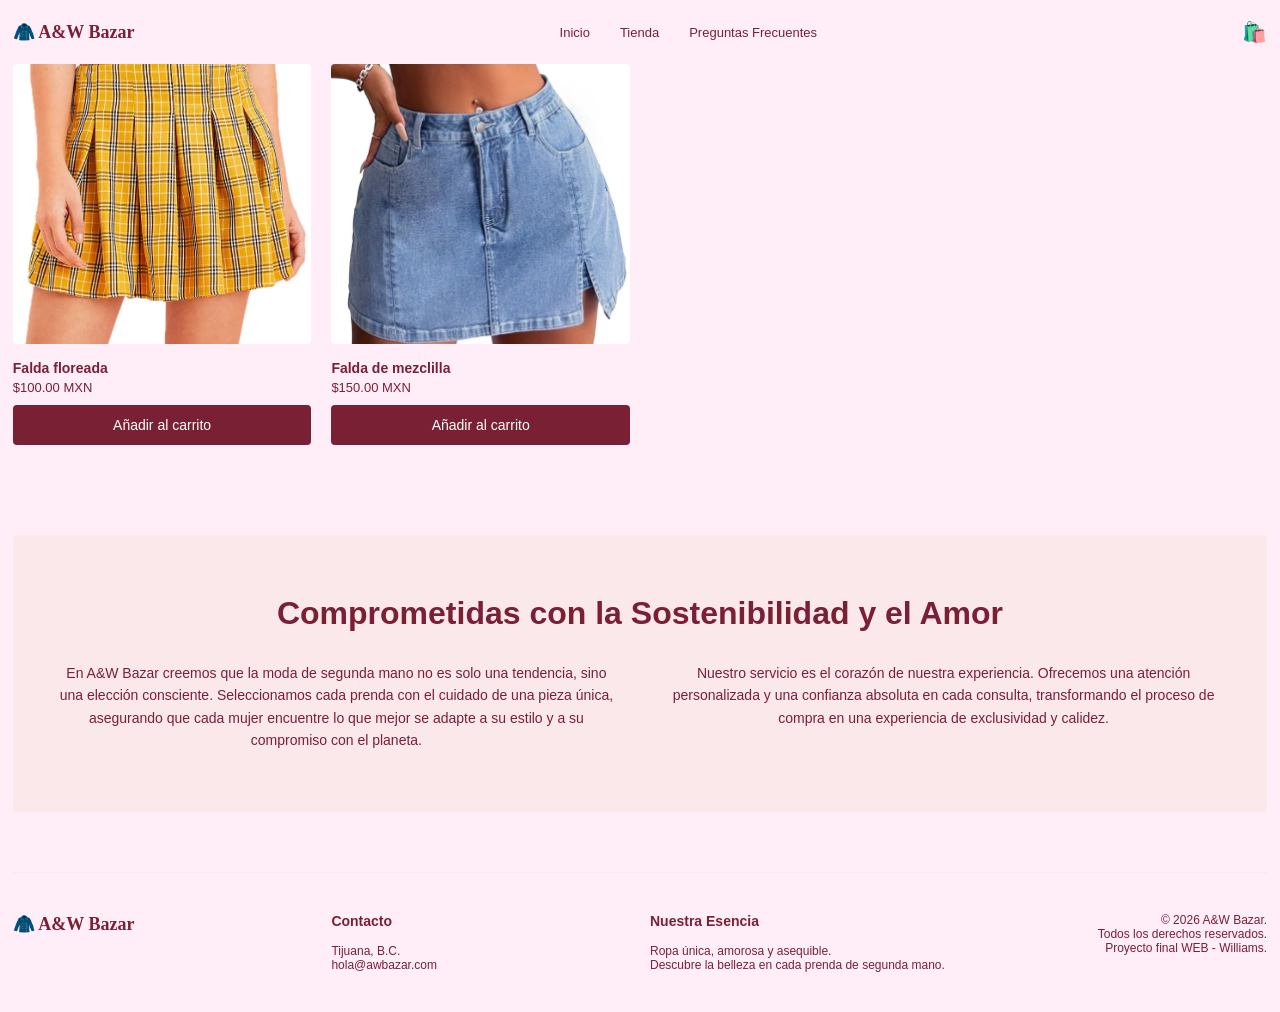
<file: faldas.html>
<!DOCTYPE html>
<html>
<head>
  <meta charset="utf-8" />
  <title>A&W - Faldas</title>
  <link rel="stylesheet" href="estilos.css" />
</head>

<body>
    <div id="container">

      <header class="header-moderno">
        <div class="logo-nav">
          <a href="index.html" style="text-decoration: none; color: #7a2035; font-size: 18px; font-weight: bold; font-family: 'Playfair Display', serif;">
            🧥 A&W Bazar
          </a>
        </div>
        <nav class="menu-central">
          <ul>
            <li><a href="index.html">Inicio</a></li>
            <li><a href="vestidos.html">Tienda</a></li>
            <li><a href="contacto.html">Preguntas Frecuentes</a></li>
          </ul>
        </nav>
        <div class="iconos-nav">
          <a href="javascript:void(0)" onclick="abrirCarrito()" style="text-decoration: none; font-size: 20px; color: #7a2035;">
            🛍️
          </a>
        </div>
      </header>
    <div class="clearfix"></div>

    <section id="content">
      <div class="productos-grid">

        <article class="articulo-producto">
          <img src="img/faldatableada.jpg" alt="Falda tableada" class="img-producto">
          <h2>Falda floreada</h2>
          <p class="precio">$100.00 MXN</p>
          <button class="btn-comprar" onclick="agregarAlCarrito('Falda tableada', 100)">Añadir al carrito</button>
        </article>

        <article class="articulo-producto">
          <img src="img/faldamezclilla.jpg" alt="Falda de mezclilla" class="img-producto">
          <h2>Falda de mezclilla</h2>
          <p class="precio">$150.00 MXN</p>
          <button class="btn-comprar" onclick="agregarAlCarrito('Falda de mezclilla', 150)">Añadir al carrito</button>
        </article>

        </div>
    </section>

   <div class="sostenibilidad-container">
        <h2>Comprometidas con la Sostenibilidad y el Amor</h2>
        <div class="sostenibilidad-textos">
          <p>En A&W Bazar creemos que la moda de segunda mano no es solo una tendencia, sino una elección consciente. Seleccionamos cada prenda con el cuidado de una pieza única, asegurando que cada mujer encuentre lo que mejor se adapte a su estilo y a su compromiso con el planeta.</p>
          <p>Nuestro servicio es el corazón de nuestra experiencia. Ofrecemos una atención personalizada y una confianza absoluta en cada consulta, transformando el proceso de compra en una experiencia de exclusividad y calidez.</p>
        </div>
      </div>

      <footer class="footer-moderno">
        
        <div class="footer-col" style="font-size: 18px; font-weight: bold; font-family: 'Playfair Display', serif;">
          🧥 A&W Bazar
        </div>
        
        <div class="footer-col">
          <h4>Contacto</h4>
          <p>Tijuana, B.C.</p>
          <p>hola@awbazar.com</p>
        </div>
        
        <div class="footer-col">
          <h4>Nuestra Esencia</h4>
          <p>Ropa única, amorosa y asequible.<br>Descubre la belleza en cada prenda de segunda mano.</p>
        </div>
        
        <div class="footer-col" style="text-align: right;">
          <p>&copy; 2026 A&W Bazar.<br>Todos los derechos reservados.<br>Proyecto final WEB - Williams.</p>
        </div>
        
      </footer>

    </div> <div id="fondo-oscuro" class="fondo-oscuro" onclick="cerrarCarrito()"></div>

    <div id="carrito-lateral">
      <button class="btn-cerrar-carrito" onclick="cerrarCarrito()">✖</button>
      <h2 style="font-size: 24px; margin-bottom: 20px; color: #7a2035; text-align: center; font-weight: bold;">Tu Carrito</h2>

      <ul id="lista-carrito" style="list-style: none; margin: 0 auto 20px auto; text-align: left; font-size: 14px; color: #7a2035;">
        <li>El carrito está vacío</li>
      </ul>

      <p style="font-size: 18px; margin-bottom: 20px; color: #7a2035; text-align: center;">
        <strong>Total: $<span id="total-carrito">0</span> MXN</strong>
      </p>

      <button onclick="vaciarCarrito()" style="background: transparent; border: 1px solid #7a2035; color: #7a2035; padding: 10px 20px; cursor: pointer; text-transform: uppercase; font-size: 12px; font-weight: bold; width: 100%;">
        Vaciar Carrito
      </button>
    </div>

    <a id="btn-whatsapp" href="#" target="_blank" style="display:none; position:fixed; bottom:30px; right:30px; background:#25D366; color:white; padding:15px 25px; text-decoration:none; border-radius:50px; font-weight:bold; font-family:Arial; box-shadow: 0px 4px 10px rgba(0,0,0,0.2); transition: transform 0.3s; z-index: 1000;">
      🛒 Pagar Pedido
    </a>

    <script>
      let carrito = JSON.parse(localStorage.getItem('miCarritoAW')) || [];
      let total = parseFloat(localStorage.getItem('miTotalAW')) || 0;
      let miNumeroDeWhatsApp = "526641811247";

      function inicializarPagina() {
          actualizarCarritoVisual();
          if(carrito.length > 0) {
              prepararWhatsApp();
          }
      }

      function agregarAlCarrito(nombrePrenda, precioPrenda) {
          carrito.push({ nombre: nombrePrenda, precio: precioPrenda });
          total = total + precioPrenda;

          localStorage.setItem('miCarritoAW', JSON.stringify(carrito));
          localStorage.setItem('miTotalAW', total);

          actualizarCarritoVisual();
          prepararWhatsApp();
          abrirCarrito();
      }

      function actualizarCarritoVisual() {
          let listaHTML = document.getElementById("lista-carrito");
          let totalHTML = document.getElementById("total-carrito");

          if (!listaHTML || !totalHTML) return;

          listaHTML.innerHTML = "";

          if (carrito.length === 0) {
              listaHTML.innerHTML = "<li>El carrito está vacío</li>";
          } else {
              for (let i = 0; i < carrito.length; i++) {
                  let item = carrito[i];
                  listaHTML.innerHTML += "<li style='display: flex; justify-content: space-between; margin-bottom: 8px; border-bottom: 1px dashed #c97a8e; padding-bottom: 4px;'>" +
                                         "<span>" + item.nombre + "</span>" +
                                         "<span>$" + item.precio + "</span>" +
                                         "</li>";
              }
          }
          totalHTML.innerText = total;
      }

      function vaciarCarrito() {
          carrito = [];
          total = 0;

          localStorage.removeItem('miCarritoAW');
          localStorage.removeItem('miTotalAW');

          actualizarCarritoVisual();
          document.getElementById("btn-whatsapp").style.display = "none";
      }

      function prepararWhatsApp() {
          let textoMensaje = "Hola A&W, me gustaría pedir lo siguiente:\n\n";
          for (let i = 0; i < carrito.length; i++) {
              let item = carrito[i];
              textoMensaje += "- " + item.nombre + " ($" + item.precio + ")\n";
          }
          textoMensaje += "\n*Total estimado: $" + total + " MXN*";

          let textoCodificado = encodeURIComponent(textoMensaje);
          let enlaceFinal = "https://wa.me/" + miNumeroDeWhatsApp + "?text=" + textoCodificado;

          let botonWpp = document.getElementById("btn-whatsapp");
          if(botonWpp) {
              botonWpp.href = enlaceFinal;
              botonWpp.style.display = "block";
          }
      }

      function abrirCarrito() {
          document.getElementById("carrito-lateral").classList.add("abierto");
          document.getElementById("fondo-oscuro").classList.add("activo");
      }

      function cerrarCarrito() {
          document.getElementById("carrito-lateral").classList.remove("abierto");
          document.getElementById("fondo-oscuro").classList.remove("activo");
      }

      inicializarPagina();
    </script>
  </body>
</html>
</file>
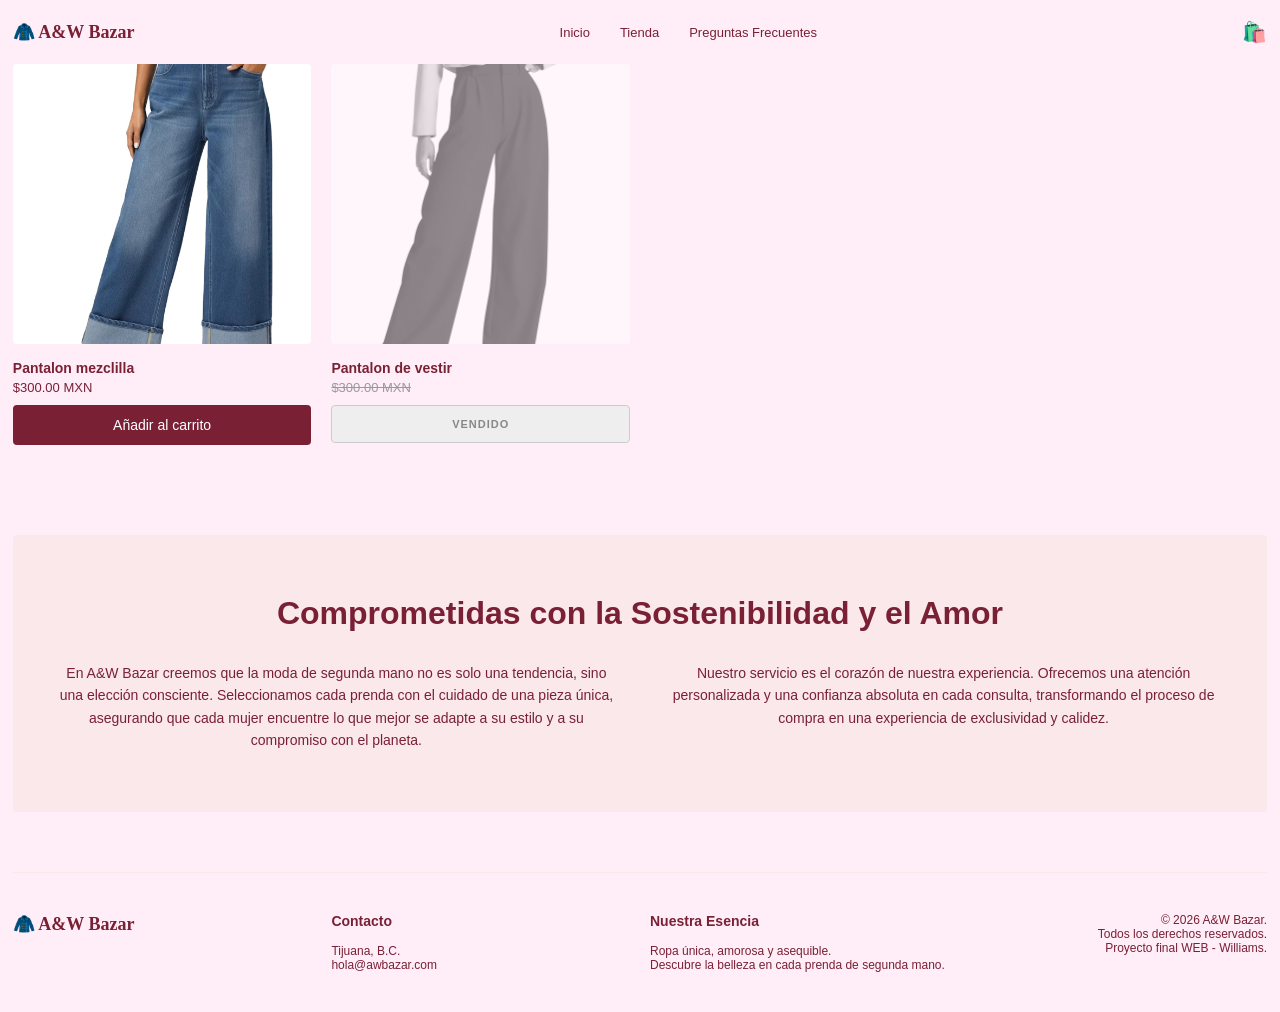
<file: pantalones.html>
<!DOCTYPE html>
<html>
  <head>
   <meta charset="utf-8" />
   <title>A&W - Pantalones</title>
   <link rel="stylesheet" href="estilos.css" />
  </head>

  <body>
    <div id="container">

      <header class="header-moderno">
        <div class="logo-nav">
          <a href="index.html" style="text-decoration: none; color: #7a2035; font-size: 18px; font-weight: bold; font-family: 'Playfair Display', serif;">
            🧥 A&W Bazar
          </a>
        </div>
        <nav class="menu-central">
          <ul>
            <li><a href="index.html">Inicio</a></li>
            <li><a href="vestidos.html">Tienda</a></li>
            <li><a href="contacto.html">Preguntas Frecuentes</a></li>
          </ul>
        </nav>
        <div class="iconos-nav">
          <a href="javascript:void(0)" onclick="abrirCarrito()" style="text-decoration: none; font-size: 20px; color: #7a2035;">
            🛍️
          </a>
        </div>
      </header>

      <div class="clearfix"></div>

      <section id="content">
        <div class="productos-grid">

          <article class="articulo-producto">
            <img src="img/pantalonmezclilla.jpg" alt="Pantalon mezclilla" class="img-producto">
            <h2>Pantalon mezclilla</h2>
            <p class="precio">$300.00 MXN</p>
            <button class="btn-comprar" onclick="agregarAlCarrito('Pantalon mezclilla', 300)">Añadir al carrito</button>
          </article>

          <article class="articulo-producto vendido">
            <img src="img/pantalondevestir.jpg" alt="Pantalon de vestir" class="img-producto">
            <h2>Pantalon de vestir</h2>
            <p class="precio">$300.00 MXN</p>
            <button class="btn-agotado" disabled>Vendido</button>
          </article>

        </div>
      </section>

     <div class="sostenibilidad-container">
        <h2>Comprometidas con la Sostenibilidad y el Amor</h2>
        <div class="sostenibilidad-textos">
          <p>En A&W Bazar creemos que la moda de segunda mano no es solo una tendencia, sino una elección consciente. Seleccionamos cada prenda con el cuidado de una pieza única, asegurando que cada mujer encuentre lo que mejor se adapte a su estilo y a su compromiso con el planeta.</p>
          <p>Nuestro servicio es el corazón de nuestra experiencia. Ofrecemos una atención personalizada y una confianza absoluta en cada consulta, transformando el proceso de compra en una experiencia de exclusividad y calidez.</p>
        </div>
      </div>

      <footer class="footer-moderno">
        
        <div class="footer-col" style="font-size: 18px; font-weight: bold; font-family: 'Playfair Display', serif;">
          🧥 A&W Bazar
        </div>
        
        <div class="footer-col">
          <h4>Contacto</h4>
          <p>Tijuana, B.C.</p>
          <p>hola@awbazar.com</p>
        </div>
        
        <div class="footer-col">
          <h4>Nuestra Esencia</h4>
          <p>Ropa única, amorosa y asequible.<br>Descubre la belleza en cada prenda de segunda mano.</p>
        </div>
        
        <div class="footer-col" style="text-align: right;">
          <p>&copy; 2026 A&W Bazar.<br>Todos los derechos reservados.<br>Proyecto final WEB - Williams.</p>
        </div>
        
      </footer>

    </div> <div id="fondo-oscuro" class="fondo-oscuro" onclick="cerrarCarrito()"></div>

    <div id="carrito-lateral">
      <button class="btn-cerrar-carrito" onclick="cerrarCarrito()">✖</button>
      <h2 style="font-size: 24px; margin-bottom: 20px; color: #7a2035; text-align: center; font-weight: bold;">Tu Carrito</h2>

      <ul id="lista-carrito" style="list-style: none; margin: 0 auto 20px auto; text-align: left; font-size: 14px; color: #7a2035;">
        <li>El carrito está vacío</li>
      </ul>

      <p style="font-size: 18px; margin-bottom: 20px; color: #7a2035; text-align: center;">
        <strong>Total: $<span id="total-carrito">0</span> MXN</strong>
      </p>

      <button onclick="vaciarCarrito()" style="background: transparent; border: 1px solid #7a2035; color: #7a2035; padding: 10px 20px; cursor: pointer; text-transform: uppercase; font-size: 12px; font-weight: bold; width: 100%;">
        Vaciar Carrito
      </button>
    </div>

    <a id="btn-whatsapp" href="#" target="_blank" style="display:none; position:fixed; bottom:30px; right:30px; background:#25D366; color:white; padding:15px 25px; text-decoration:none; border-radius:50px; font-weight:bold; font-family:Arial; box-shadow: 0px 4px 10px rgba(0,0,0,0.2); transition: transform 0.3s; z-index: 1000;">
      🛒 Pagar Pedido
    </a>

    <script>
      let carrito = JSON.parse(localStorage.getItem('miCarritoAW')) || [];
      let total = parseFloat(localStorage.getItem('miTotalAW')) || 0;
      let miNumeroDeWhatsApp = "526641811247";

      function inicializarPagina() {
          actualizarCarritoVisual();
          if(carrito.length > 0) {
              prepararWhatsApp();
          }
      }

      function agregarAlCarrito(nombrePrenda, precioPrenda) {
          carrito.push({ nombre: nombrePrenda, precio: precioPrenda });
          total = total + precioPrenda;

          localStorage.setItem('miCarritoAW', JSON.stringify(carrito));
          localStorage.setItem('miTotalAW', total);

          actualizarCarritoVisual();
          prepararWhatsApp();
          abrirCarrito();
      }

      function actualizarCarritoVisual() {
          let listaHTML = document.getElementById("lista-carrito");
          let totalHTML = document.getElementById("total-carrito");

          if (!listaHTML || !totalHTML) return;

          listaHTML.innerHTML = "";

          if (carrito.length === 0) {
              listaHTML.innerHTML = "<li>El carrito está vacío</li>";
          } else {
              for (let i = 0; i < carrito.length; i++) {
                  let item = carrito[i];
                  listaHTML.innerHTML += "<li style='display: flex; justify-content: space-between; margin-bottom: 8px; border-bottom: 1px dashed #c97a8e; padding-bottom: 4px;'>" +
                                         "<span>" + item.nombre + "</span>" +
                                         "<span>$" + item.precio + "</span>" +
                                         "</li>";
              }
          }
          totalHTML.innerText = total;
      }

      function vaciarCarrito() {
          carrito = [];
          total = 0;

          localStorage.removeItem('miCarritoAW');
          localStorage.removeItem('miTotalAW');

          actualizarCarritoVisual();
          document.getElementById("btn-whatsapp").style.display = "none";
      }

      function prepararWhatsApp() {
          let textoMensaje = "Hola A&W, me gustaría pedir lo siguiente:\n\n";
          for (let i = 0; i < carrito.length; i++) {
              let item = carrito[i];
              textoMensaje += "- " + item.nombre + " ($" + item.precio + ")\n";
          }
          textoMensaje += "\n*Total estimado: $" + total + " MXN*";

          let textoCodificado = encodeURIComponent(textoMensaje);
          let enlaceFinal = "https://wa.me/" + miNumeroDeWhatsApp + "?text=" + textoCodificado;

          let botonWpp = document.getElementById("btn-whatsapp");
          if(botonWpp) {
              botonWpp.href = enlaceFinal;
              botonWpp.style.display = "block";
          }
      }

      function abrirCarrito() {
          document.getElementById("carrito-lateral").classList.add("abierto");
          document.getElementById("fondo-oscuro").classList.add("activo");
      }

      function cerrarCarrito() {
          document.getElementById("carrito-lateral").classList.remove("abierto");
          document.getElementById("fondo-oscuro").classList.remove("activo");
      }

      inicializarPagina();
    </script>
  </body>
</html>
</file>
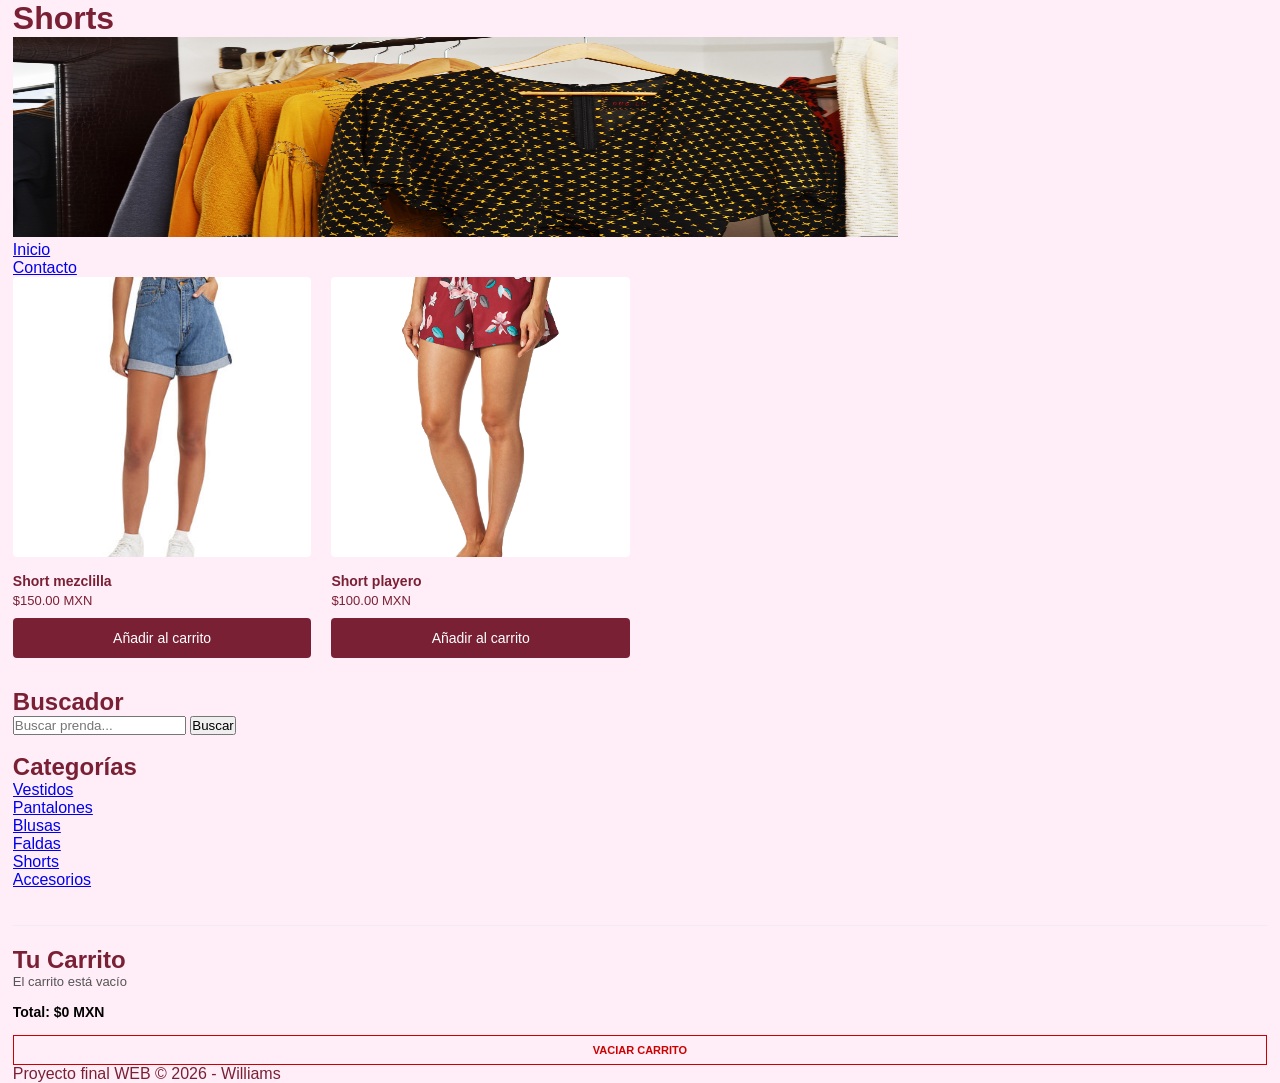
<file: shorts.html>
<!DOCTYPE html>
<html>
<head>
  <meta charset="utf-8" />
  <title>A&W - Shorts</title>
  <link rel="stylesheet" href="estilos.css" />
</head>

<body>
  <div id="container">

   <header>
        <h1>Shorts</h1>
      </header>

      <div class="image-banner-container">
        <img src="img/banner1.jpg" alt="A&W Promoción" width="885" height="200" class="image-banner">
      </div>

      <nav>
        <ul>
          <li><a href="index.html">Inicio</a></li>
          <li><a href="contacto.html">Contacto</a></li>
        </ul>
      </nav>

    <div class="clearfix"></div>

    <section id="content">
      <div class="productos-grid">

        <article class="articulo-producto">
          <img src="img/shortmezclilla.jpg" alt="Short mezclilla" class="img-producto">
          <h2>Short mezclilla</h2>
          <p class="precio">$150.00 MXN</p>
          <button class="btn-comprar" onclick="agregarAlCarrito('Short mezclilla', 150)">Añadir al carrito</button>
        </article>

        <article class="articulo-producto">
          <img src="img/shortplayero.jpg" alt="Short playero" class="img-producto">
          <h2>Short playero</h2>
          <p class="precio">$100.00 MXN</p>
          <button class="btn-comprar" onclick="agregarAlCarrito('Short playero', 100)">Añadir al carrito</button>
        </article>

        </div>
    </section>

    <aside>
        <h2>Buscador</h2>
        <form>
          <input type="text" placeholder="Buscar prenda...">
          <input type="submit" value="Buscar" />
        </form>
        <br>
        
        <h2>Categorías</h2>
        <ul class="menu-lateral">
          <li><a href="vestidos.html">Vestidos</a></li>
          <li><a href="pantalones.html">Pantalones</a></li>
          <li><a href="blusas.html">Blusas</a></li>
          <li><a href="faldas.html">Faldas</a></li>
          <li><a href="shorts.html">Shorts</a></li>
          <li><a href="accesorios.html">Accesorios</a></li>
        </ul>

        <br><br>
        <hr style="border: 0; border-top: 1px solid #eee; margin-bottom: 20px;">
        <h2>Tu Carrito</h2>
        
        <ul id="lista-carrito" style="margin-bottom: 15px; font-size: 13px; color: #555;">
          <li>El carrito está vacío</li>
        </ul>
        
        <p style="font-size: 14px; color: #000; margin-bottom: 15px;">
          <strong>Total: $<span id="total-carrito">0</span> MXN</strong>
        </p>

        <button onclick="vaciarCarrito()" style="background: transparent; border: 1px solid #cc0000; color: #cc0000; padding: 8px 0; cursor: pointer; width: 100%; text-transform: uppercase; font-size: 11px; font-weight: bold; transition: 0.3s;">
          Vaciar Carrito
        </button>

      </aside>
    <div class="clearfix"></div>

    <footer>
      Proyecto final WEB &copy; 2026 - Williams
    </footer>

  </div>
	
	 <script>
      // 1. En lugar de empezar en 0, leemos la "libreta" (localStorage). 
      // JSON.parse traduce el texto guardado de vuelta a código que la página entienda.
      let carrito = JSON.parse(localStorage.getItem('miCarritoAW')) || [];
      let total = parseFloat(localStorage.getItem('miTotalAW')) || 0;
      
      let miNumeroDeWhatsApp = "526640000000"; 

      // 2. Esta función arranca solita cada vez que abres CUALQUIER página
      function inicializarPagina() {
          actualizarCarritoVisual();
          if(carrito.length > 0) {
              prepararWhatsApp(); // Si hay algo en la memoria, mostramos el botón
          }
      }

      function agregarAlCarrito(nombrePrenda, precioPrenda) {
          carrito.push({ nombre: nombrePrenda, precio: precioPrenda });
          total = total + precioPrenda;

          // GUARDAR EN LA MEMORIA (Anotamos en la libreta)
          localStorage.setItem('miCarritoAW', JSON.stringify(carrito));
          localStorage.setItem('miTotalAW', total);

          actualizarCarritoVisual();
          prepararWhatsApp();
      }

      function actualizarCarritoVisual() {
          let listaHTML = document.getElementById("lista-carrito");
          let totalHTML = document.getElementById("total-carrito");

          if (!listaHTML || !totalHTML) return; // Evita errores si la barra lateral no ha cargado

          listaHTML.innerHTML = "";

          if (carrito.length === 0) {
              listaHTML.innerHTML = "<li>El carrito está vacío</li>";
          } else {
              for (let i = 0; i < carrito.length; i++) {
                  let item = carrito[i];
                  listaHTML.innerHTML += "<li style='display: flex; justify-content: space-between; margin-bottom: 8px; border-bottom: 1px dashed #eee; padding-bottom: 4px;'>" + 
                                         "<span>" + item.nombre + "</span>" + 
                                         "<span>$" + item.precio + "</span>" + 
                                         "</li>";
              }
          }
          totalHTML.innerText = total;
      }

      function vaciarCarrito() {
          carrito = [];
          total = 0;

          // BORRAMOS LA MEMORIA
          localStorage.removeItem('miCarritoAW');
          localStorage.removeItem('miTotalAW');

          actualizarCarritoVisual();
          document.getElementById("btn-whatsapp").style.display = "none";
      }

      function prepararWhatsApp() {
          let textoMensaje = "Hola A&W, me gustaría pedir lo siguiente:\n\n";
          for (let i = 0; i < carrito.length; i++) {
              let item = carrito[i];
              textoMensaje += "- " + item.nombre + " ($" + item.precio + ")\n";
          }
          textoMensaje += "\n*Total estimado: $" + total + " MXN*";

          let textoCodificado = encodeURIComponent(textoMensaje);
          let enlaceFinal = "https://wa.me/" + miNumeroDeWhatsApp + "?text=" + textoCodificado;

          let botonWpp = document.getElementById("btn-whatsapp");
          if(botonWpp) {
              botonWpp.href = enlaceFinal;
              botonWpp.style.display = "block";
          }
      }

      // Ejecutamos la función de arranque justo cuando carga el script
      inicializarPagina();
    </script>
	
</body>
</html>
</file>
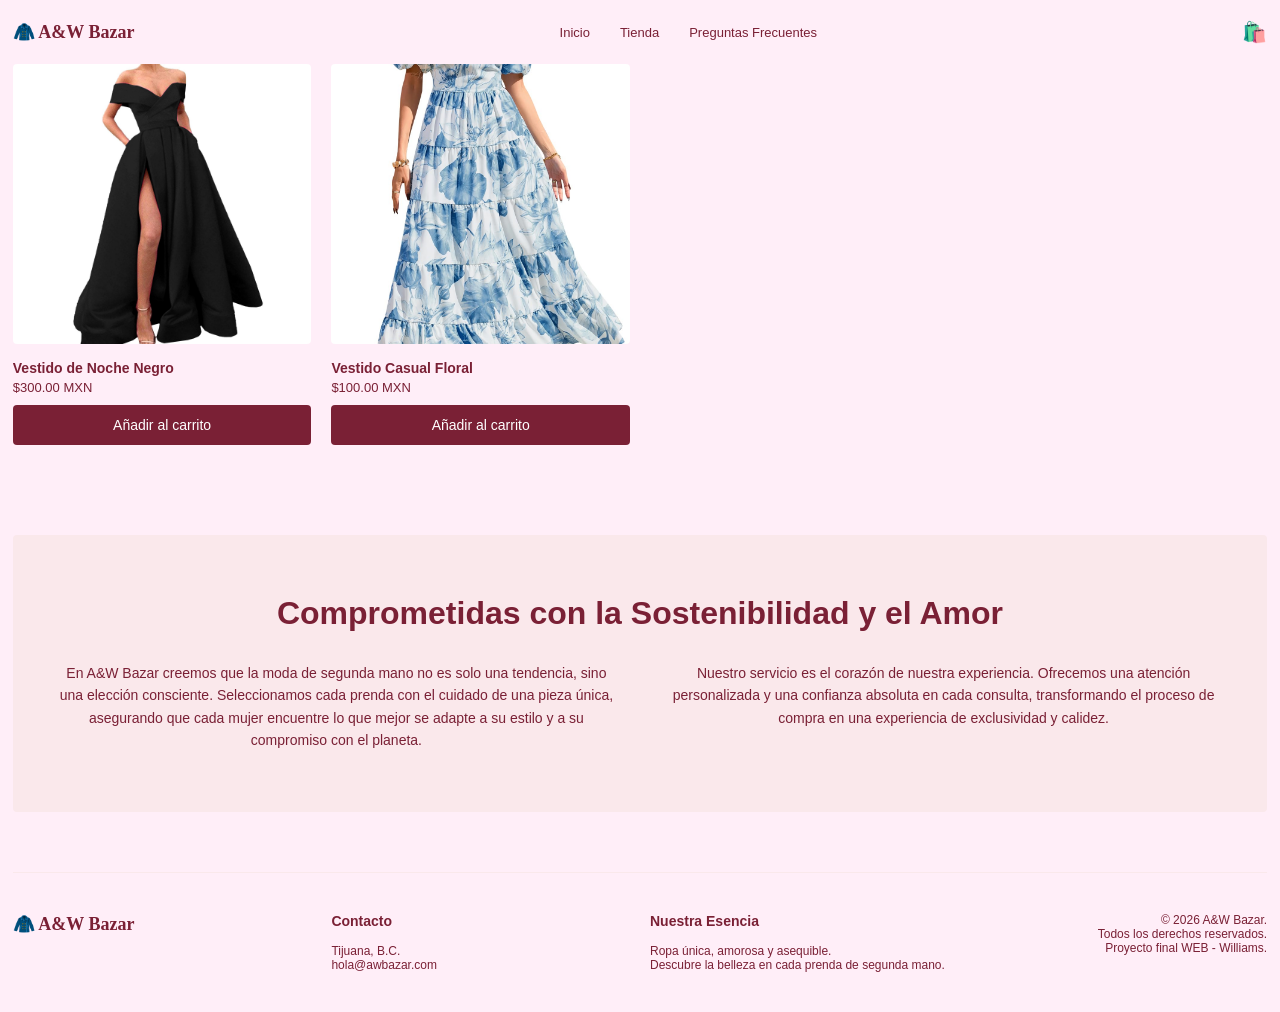
<file: vestidos.html>
<!DOCTYPE html>
<html>
<head>
  <meta charset="utf-8" />
  <title>A&W - Vestidos</title>
  <link rel="stylesheet" href="estilos.css" />
</head>

<body>
    <div id="container">

      <header class="header-moderno">
        <div class="logo-nav">
          <a href="index.html" style="text-decoration: none; color: #7a2035; font-size: 18px; font-weight: bold; font-family: 'Playfair Display', serif;">
            🧥 A&W Bazar
          </a>
        </div>
        <nav class="menu-central">
          <ul>
            <li><a href="index.html">Inicio</a></li>
            <li><a href="vestidos.html">Tienda</a></li>
            <li><a href="contacto.html">Preguntas Frecuentes</a></li>
          </ul>
        </nav>
        <div class="iconos-nav">
          <a href="javascript:void(0)" onclick="abrirCarrito()" style="text-decoration: none; font-size: 20px; color: #7a2035;">
            🛍️
          </a>
        </div>
      </header>

    <div class="clearfix"></div>

    <section id="content">
      <div class="productos-grid">

        <article class="articulo-producto">
          <img src="img/vestidodenochenegro.jpg" alt="Vestido de noche" class="img-producto">
          <h2>Vestido de Noche Negro</h2>
          <p class="precio">$300.00 MXN</p>
          <button class="btn-comprar" onclick="agregarAlCarrito('Vestido de Noche Negro', 300)">Añadir al carrito</button>
        </article>

        <article class="articulo-producto">
          <img src="img/vestidofloreado.jpg" alt="Vestido casual" class="img-producto">
          <h2>Vestido Casual Floral</h2>
          <p class="precio">$100.00 MXN</p>
          <button class="btn-comprar" onclick="agregarAlCarrito('Vestido Casual Floral', 100)">Añadir al carrito</button>
        </article>

        </div>
    </section>

   <div class="sostenibilidad-container">
        <h2>Comprometidas con la Sostenibilidad y el Amor</h2>
        <div class="sostenibilidad-textos">
          <p>En A&W Bazar creemos que la moda de segunda mano no es solo una tendencia, sino una elección consciente. Seleccionamos cada prenda con el cuidado de una pieza única, asegurando que cada mujer encuentre lo que mejor se adapte a su estilo y a su compromiso con el planeta.</p>
          <p>Nuestro servicio es el corazón de nuestra experiencia. Ofrecemos una atención personalizada y una confianza absoluta en cada consulta, transformando el proceso de compra en una experiencia de exclusividad y calidez.</p>
        </div>
      </div>

      <footer class="footer-moderno">
        
        <div class="footer-col" style="font-size: 18px; font-weight: bold; font-family: 'Playfair Display', serif;">
          🧥 A&W Bazar
        </div>
        
        <div class="footer-col">
          <h4>Contacto</h4>
          <p>Tijuana, B.C.</p>
          <p>hola@awbazar.com</p>
        </div>
        
        <div class="footer-col">
          <h4>Nuestra Esencia</h4>
          <p>Ropa única, amorosa y asequible.<br>Descubre la belleza en cada prenda de segunda mano.</p>
        </div>
        
        <div class="footer-col" style="text-align: right;">
          <p>&copy; 2026 A&W Bazar.<br>Todos los derechos reservados.<br>Proyecto final WEB - Williams.</p>
        </div>
        
      </footer>

    </div> <div id="fondo-oscuro" class="fondo-oscuro" onclick="cerrarCarrito()"></div>

    <div id="carrito-lateral">
      <button class="btn-cerrar-carrito" onclick="cerrarCarrito()">✖</button>
      <h2 style="font-size: 24px; margin-bottom: 20px; color: #7a2035; text-align: center; font-weight: bold;">Tu Carrito</h2>

      <ul id="lista-carrito" style="list-style: none; margin: 0 auto 20px auto; text-align: left; font-size: 14px; color: #7a2035;">
        <li>El carrito está vacío</li>
      </ul>

      <p style="font-size: 18px; margin-bottom: 20px; color: #7a2035; text-align: center;">
        <strong>Total: $<span id="total-carrito">0</span> MXN</strong>
      </p>

      <button onclick="vaciarCarrito()" style="background: transparent; border: 1px solid #7a2035; color: #7a2035; padding: 10px 20px; cursor: pointer; text-transform: uppercase; font-size: 12px; font-weight: bold; width: 100%;">
        Vaciar Carrito
      </button>
    </div>

    <a id="btn-whatsapp" href="#" target="_blank" style="display:none; position:fixed; bottom:30px; right:30px; background:#25D366; color:white; padding:15px 25px; text-decoration:none; border-radius:50px; font-weight:bold; font-family:Arial; box-shadow: 0px 4px 10px rgba(0,0,0,0.2); transition: transform 0.3s; z-index: 1000;">
      🛒 Pagar Pedido
    </a>

    <script>
      let carrito = JSON.parse(localStorage.getItem('miCarritoAW')) || [];
      let total = parseFloat(localStorage.getItem('miTotalAW')) || 0;
      let miNumeroDeWhatsApp = "526641811247";

      function inicializarPagina() {
          actualizarCarritoVisual();
          if(carrito.length > 0) {
              prepararWhatsApp();
          }
      }

      function agregarAlCarrito(nombrePrenda, precioPrenda) {
          carrito.push({ nombre: nombrePrenda, precio: precioPrenda });
          total = total + precioPrenda;

          localStorage.setItem('miCarritoAW', JSON.stringify(carrito));
          localStorage.setItem('miTotalAW', total);

          actualizarCarritoVisual();
          prepararWhatsApp();
          abrirCarrito();
      }

      function actualizarCarritoVisual() {
          let listaHTML = document.getElementById("lista-carrito");
          let totalHTML = document.getElementById("total-carrito");

          if (!listaHTML || !totalHTML) return;

          listaHTML.innerHTML = "";

          if (carrito.length === 0) {
              listaHTML.innerHTML = "<li>El carrito está vacío</li>";
          } else {
              for (let i = 0; i < carrito.length; i++) {
                  let item = carrito[i];
                  listaHTML.innerHTML += "<li style='display: flex; justify-content: space-between; margin-bottom: 8px; border-bottom: 1px dashed #c97a8e; padding-bottom: 4px;'>" +
                                         "<span>" + item.nombre + "</span>" +
                                         "<span>$" + item.precio + "</span>" +
                                         "</li>";
              }
          }
          totalHTML.innerText = total;
      }

      function vaciarCarrito() {
          carrito = [];
          total = 0;

          localStorage.removeItem('miCarritoAW');
          localStorage.removeItem('miTotalAW');

          actualizarCarritoVisual();
          document.getElementById("btn-whatsapp").style.display = "none";
      }

      function prepararWhatsApp() {
          let textoMensaje = "Hola A&W, me gustaría pedir lo siguiente:\n\n";
          for (let i = 0; i < carrito.length; i++) {
              let item = carrito[i];
              textoMensaje += "- " + item.nombre + " ($" + item.precio + ")\n";
          }
          textoMensaje += "\n*Total estimado: $" + total + " MXN*";

          let textoCodificado = encodeURIComponent(textoMensaje);
          let enlaceFinal = "https://wa.me/" + miNumeroDeWhatsApp + "?text=" + textoCodificado;

          let botonWpp = document.getElementById("btn-whatsapp");
          if(botonWpp) {
              botonWpp.href = enlaceFinal;
              botonWpp.style.display = "block";
          }
      }

      function abrirCarrito() {
          document.getElementById("carrito-lateral").classList.add("abierto");
          document.getElementById("fondo-oscuro").classList.add("activo");
      }

      function cerrarCarrito() {
          document.getElementById("carrito-lateral").classList.remove("abierto");
          document.getElementById("fondo-oscuro").classList.remove("activo");
      }

      inicializarPagina();
    </script>
  </body>
</html>
</file>
<file: estilos.css>
/* =========================================
   1. RESET Y BASE
========================================= */
* {
    margin: 0;
    padding: 0;
    box-sizing: border-box; 
}

body {
    background-color: #FFEEF8; /* Rosa pastel ultra tenue */
    background-image: none; 
    font-family: 'Helvetica Neue', Helvetica, Arial, sans-serif;
    color: #7a2035; 
}

#container {
    width: 98%; 
    max-width: 100%; 
    margin: 0 auto; 
    background-color: transparent; 
    padding: 0; 
    box-shadow: none; 
    border-radius: 0;
    overflow: hidden;
}

/* =========================================
   2. ENCABEZADO BOUTIQUE
========================================= */
.header-moderno {
    display: flex;
    justify-content: space-between; 
    align-items: center; 
    padding: 20px 0;
    border-bottom: none; 
    margin-bottom: 0px; 
}

.menu-central ul {
    display: flex;
    list-style: none;
    gap: 30px; 
}

.menu-central a {
    text-decoration: none;
    color: #7a2035;
    font-size: 13px;
    font-weight: 500;
    transition: opacity 0.3s;
}

.menu-central a:hover {
    opacity: 0.6; 
}

/* =========================================
   3. TÍTULOS Y BOTONES GLOBALES
========================================= */
.titulo-seccion {
    color: #7a2035;
    font-size: 28px;
    font-weight: bold;
    margin-bottom: 30px;
    border-bottom: none; 
}

.btn-comprar {
    background-color: #7a2035;
    color: #ffffff;
    border: none;
    padding: 12px 20px;
    cursor: pointer;
    width: 100%; 
    font-size: 14px;
    font-weight: normal; 
    transition: opacity 0.3s;
    border-radius: 4px; 
}

.btn-comprar:hover {
    background-color: #7a2035;
    color: #ffffff;
    opacity: 0.8; 
}

.clearfix {
    clear: both;
}

/* =========================================
   4. PRODUCTOS Y CATEGORÍAS (CUADRÍCULA)
========================================= */
.productos-grid, .categorias-grid {
    display: flex;
    flex-wrap: wrap;
    gap: 20px;
    justify-content: flex-start; 
}

.articulo-producto, .categoria-item {
    width: calc(25% - 15px); /* 4 elementos por fila */
    text-align: left; 
    margin-bottom: 30px;
    text-decoration: none;
    color: #7a2035;
}

.img-producto, .categoria-item img {
    width: 100%;
    height: 280px; 
    object-fit: cover;
    border-radius: 4px; 
    margin-bottom: 12px;
    transition: transform 0.4s ease;
}

.articulo-producto:hover .img-producto, .categoria-item:hover img {
    transform: scale(1.03); /* Efecto zoom suave */
}

.articulo-producto h2, .categoria-item h4 {
    font-size: 14px;
    text-transform: none; 
    font-weight: bold;
    color: #7a2035;
    margin-bottom: 4px;
    letter-spacing: 0;
}

.precio {
    font-size: 13px;
    color: #7a2035;
    font-weight: normal;
    margin-bottom: 10px;
}

/* --- ESTILOS PARA PRENDAS VENDIDAS --- */
.articulo-producto.vendido .img-producto {
    opacity: 0.5;
    filter: grayscale(100%);
}

.articulo-producto.vendido .precio {
    text-decoration: line-through;
    color: #999;
}

.btn-agotado {
    background: #eeeeee;
    color: #888888;
    border: 1px solid #cccccc;
    padding: 12px 0;
    width: 100%; 
    text-transform: uppercase;
    font-size: 11px;
    letter-spacing: 1px;
    font-weight: bold;
    cursor: not-allowed;
    border-radius: 4px;
}

/* =========================================
   5. CARRUSEL INICIO (DESLIZADOR)
========================================= */
.carrusel-wrapper {
    position: relative;
    display: flex;
    align-items: center;
}

.carrusel-contenedor {
    display: flex;
    gap: 20px;
    overflow-x: auto;
    scroll-behavior: smooth;
    flex-wrap: nowrap; 
    width: 100%;
    padding-bottom: 15px; 
    -ms-overflow-style: none; 
    scrollbar-width: none; 
    
    /* MAGIA AQUÍ: Agregamos el efecto imán obligatorio */
    scroll-snap-type: x mandatory; 
}

.carrusel-contenedor::-webkit-scrollbar {
    display: none; 
}

.carrusel-contenedor .categoria-item {
    flex: 0 0 calc(25% - 15px); 
    min-width: 260px; 
    margin-bottom: 0; 
    
    /* MAGIA AQUÍ: Le decimos que el imán atrape el inicio de cada foto */
    scroll-snap-align: start; 
}

.btn-carrusel {
    position: absolute;
    background-color: #fae8eb;
    color: #7a2035;
    border: none;
    border-radius: 50%;
    width: 45px;
    height: 45px;
    font-size: 18px;
    cursor: pointer;
    z-index: 10;
    display: flex;
    justify-content: center;
    align-items: center;
    transition: all 0.3s;
    box-shadow: 0 2px 6px rgba(0,0,0,0.15);
}

.btn-carrusel:hover {
    background-color: #7a2035;
    color: #fff;
}

.btn-carrusel.prev { left: -10px; }
.btn-carrusel.next { right: -10px; }

/* =========================================
   6. CARRITO LATERAL
========================================= */
#carrito-lateral {
    position: fixed;
    top: 0;
    right: -400px; 
    width: 350px;
    height: 100vh;
    background-color: #FFEEF8; 
    box-shadow: -5px 0 15px rgba(0,0,0,0.1);
    z-index: 2000;
    padding: 40px 20px;
    transition: right 0.4s ease; 
    overflow-y: auto;
}

#carrito-lateral.abierto { right: 0; }

.btn-cerrar-carrito {
    position: absolute;
    top: 20px;
    right: 20px;
    background: none;
    border: none;
    font-size: 24px;
    color: #7a2035;
    cursor: pointer;
}

.fondo-oscuro {
    position: fixed;
    top: 0; left: 0;
    width: 100%; height: 100vh;
    background: rgba(0,0,0,0.5);
    z-index: 1999;
    display: none; 
}

.fondo-oscuro.activo { display: block; }

/* =========================================
   7. SOSTENIBILIDAD Y FOOTER
========================================= */
.sostenibilidad-container {
    background-color: #fae8eb; 
    padding: 60px 40px;
    text-align: center;
    margin: 60px 0; 
    border-radius: 4px;
}

.sostenibilidad-container h2 {
    color: #7a2035;
    font-size: 32px;
    margin-bottom: 30px;
    font-weight: bold;
}

.sostenibilidad-textos {
    display: flex;
    gap: 40px; 
    text-align: center;
    color: #7a2035;
    font-size: 14px;
    line-height: 1.6;
}

.sostenibilidad-textos p { flex: 1; }

.footer-moderno {
    display: flex;
    justify-content: space-between;
    align-items: flex-start;
    padding: 40px 0;
    border-top: 1px solid #fae8eb; 
    color: #7a2035;
    font-size: 12px;
    margin-top: 20px;
    gap: 20px;
}

.footer-col { flex: 1; }

.footer-col h4 {
    font-size: 14px;
    margin-bottom: 15px;
    font-weight: bold;
}

/* =========================================
   8. FORMULARIO DE CONTACTO
========================================= */
.formulario-contacto {
    display: flex;
    flex-direction: column;
    max-width: 500px;
    margin: 0 auto; 
}

.formulario-contacto label {
    margin-top: 20px;
    margin-bottom: 8px;
    font-size: 12px;
    font-weight: bold;
    text-transform: uppercase;
    letter-spacing: 1px;
}

.formulario-contacto input, 
.formulario-contacto textarea {
    padding: 12px;
    border: 1px solid #cccccc;
    font-family: inherit;
    font-size: 14px;
    background: transparent;
}

.formulario-contacto textarea {
    height: 120px;
    resize: vertical; 
}

.formulario-contacto button { margin-top: 30px; }


/* =========================================
   9. DISEÑO RESPONSIVO (CELULARES Y TABLETS)
========================================= */
@media (max-width: 768px) {
    
    #container {
        width: 95%;
        padding: 0 15px; 
    }
    
    /* Header apilado */
    .header-moderno {
        flex-direction: column; 
        gap: 15px;
    }

    /* Banner más pequeño */
    .hero-section img { height: 250px; }
    
    /* Productos a 2 columnas en celular */
    .articulo-producto, .categoria-item {
        width: calc(50% - 10px); 
    }
    
    /* Ajuste de Carrusel */
    .carrusel-contenedor .categoria-item {
        flex: 0 0 75%; 
        min-width: 220px;
    }
    .btn-carrusel {
        width: 35px; height: 35px; font-size: 14px;
    }
    
    /* Footer y Textos apilados */
    .sostenibilidad-textos {
        flex-direction: column; 
        gap: 20px;
    }
    .footer-moderno {
        flex-direction: column; 
        text-align: center;
    }
}
</file>
